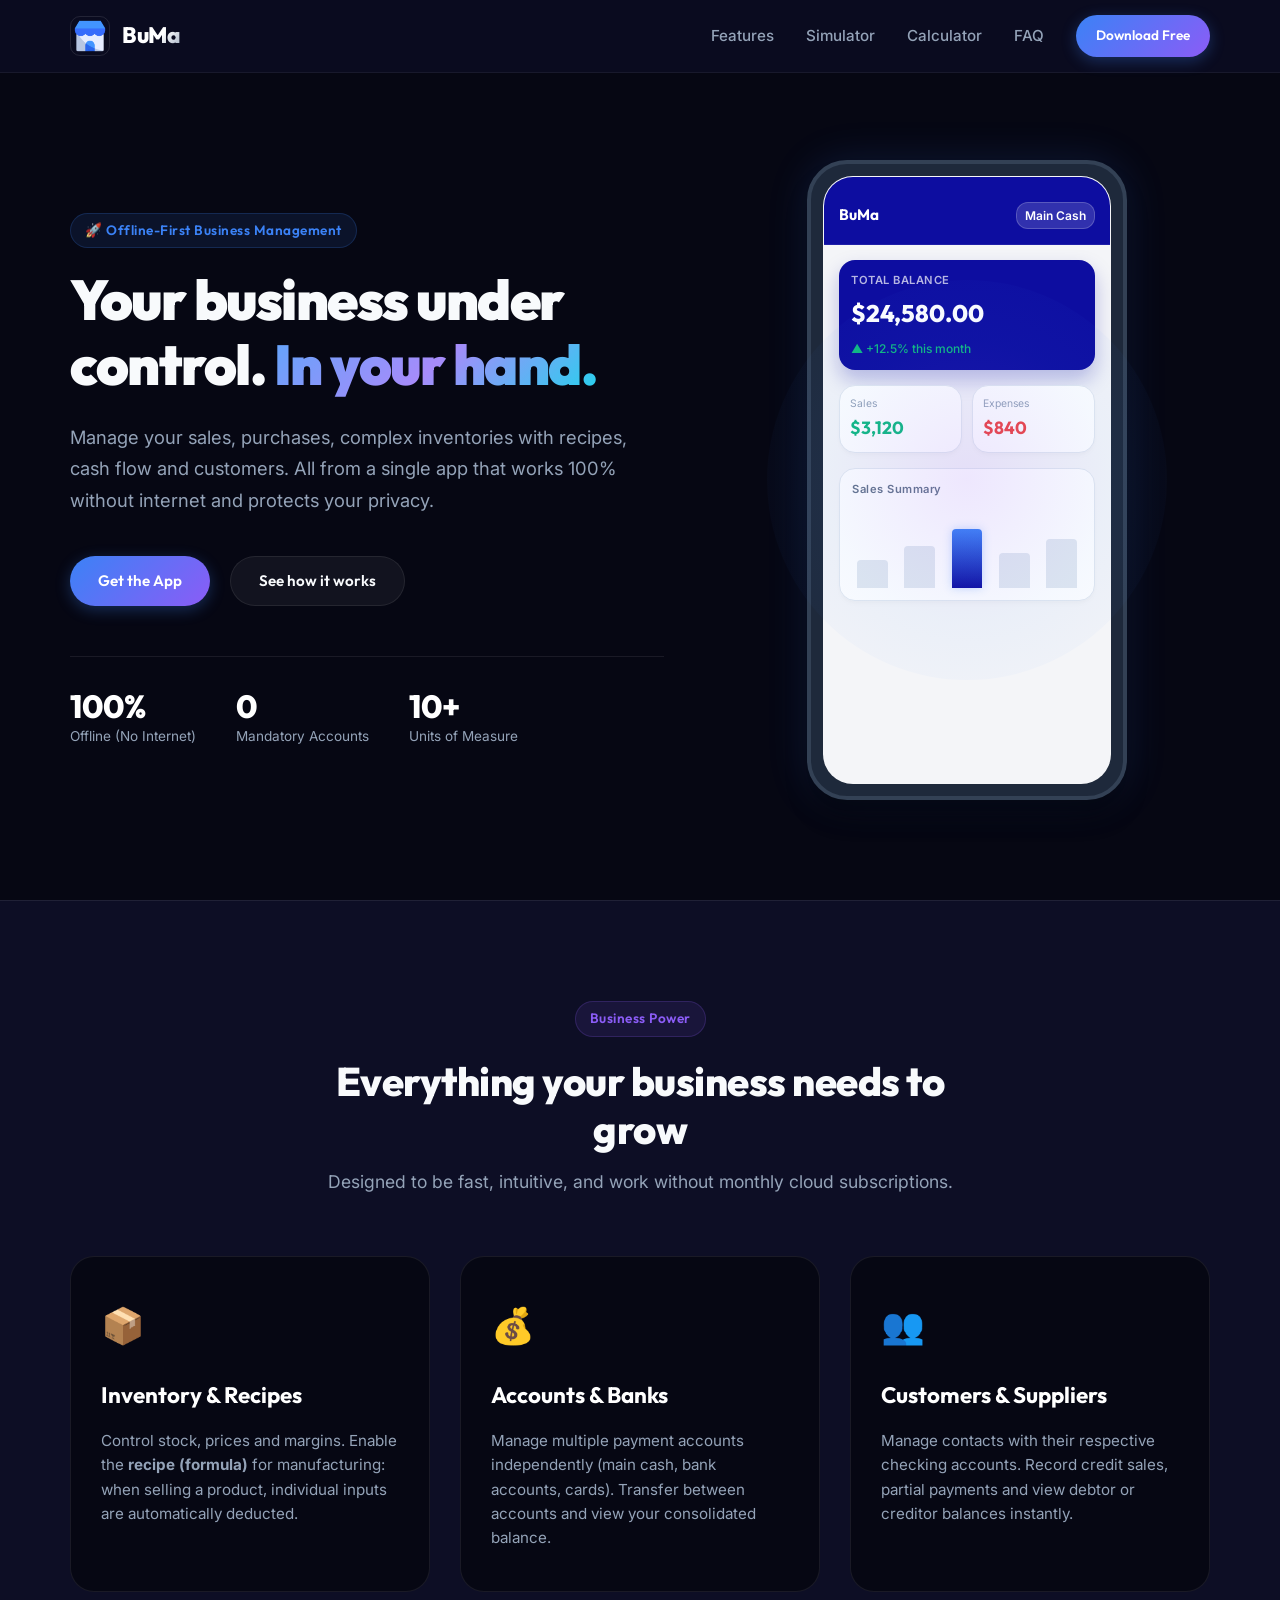
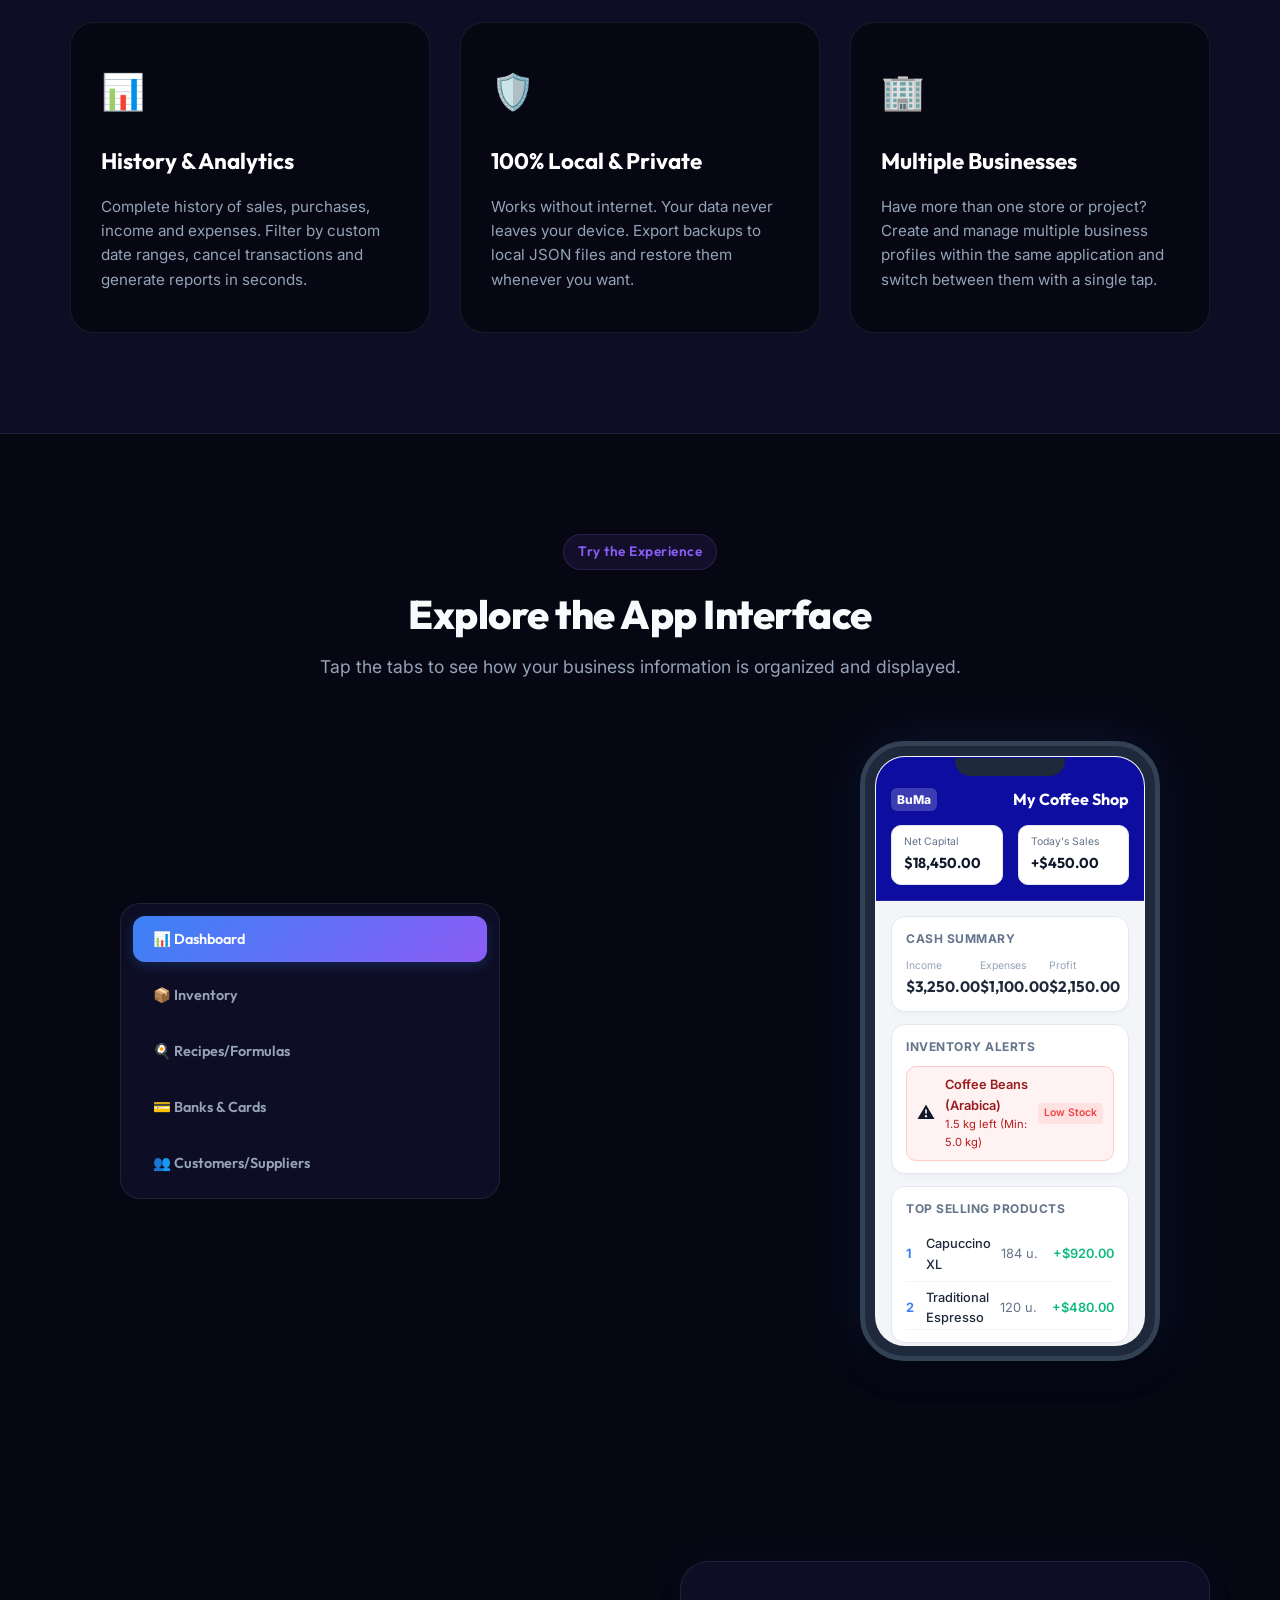
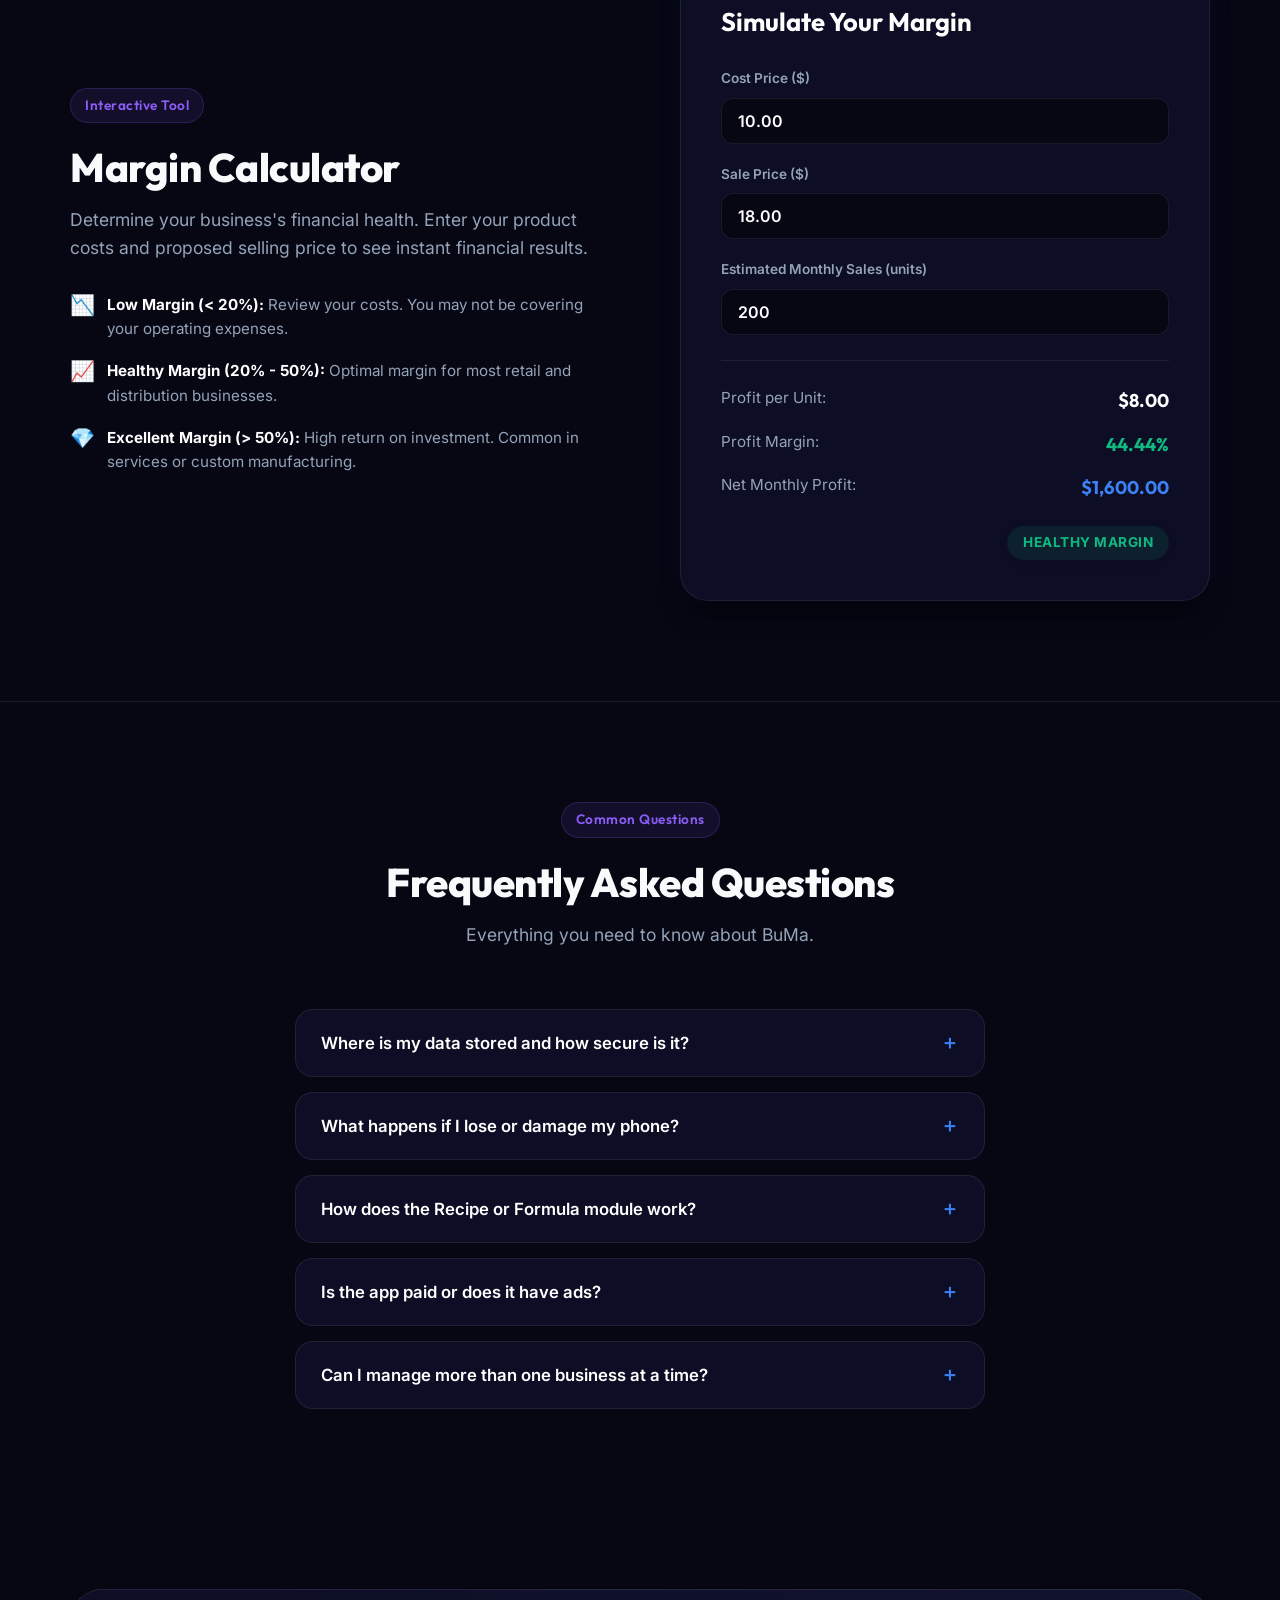
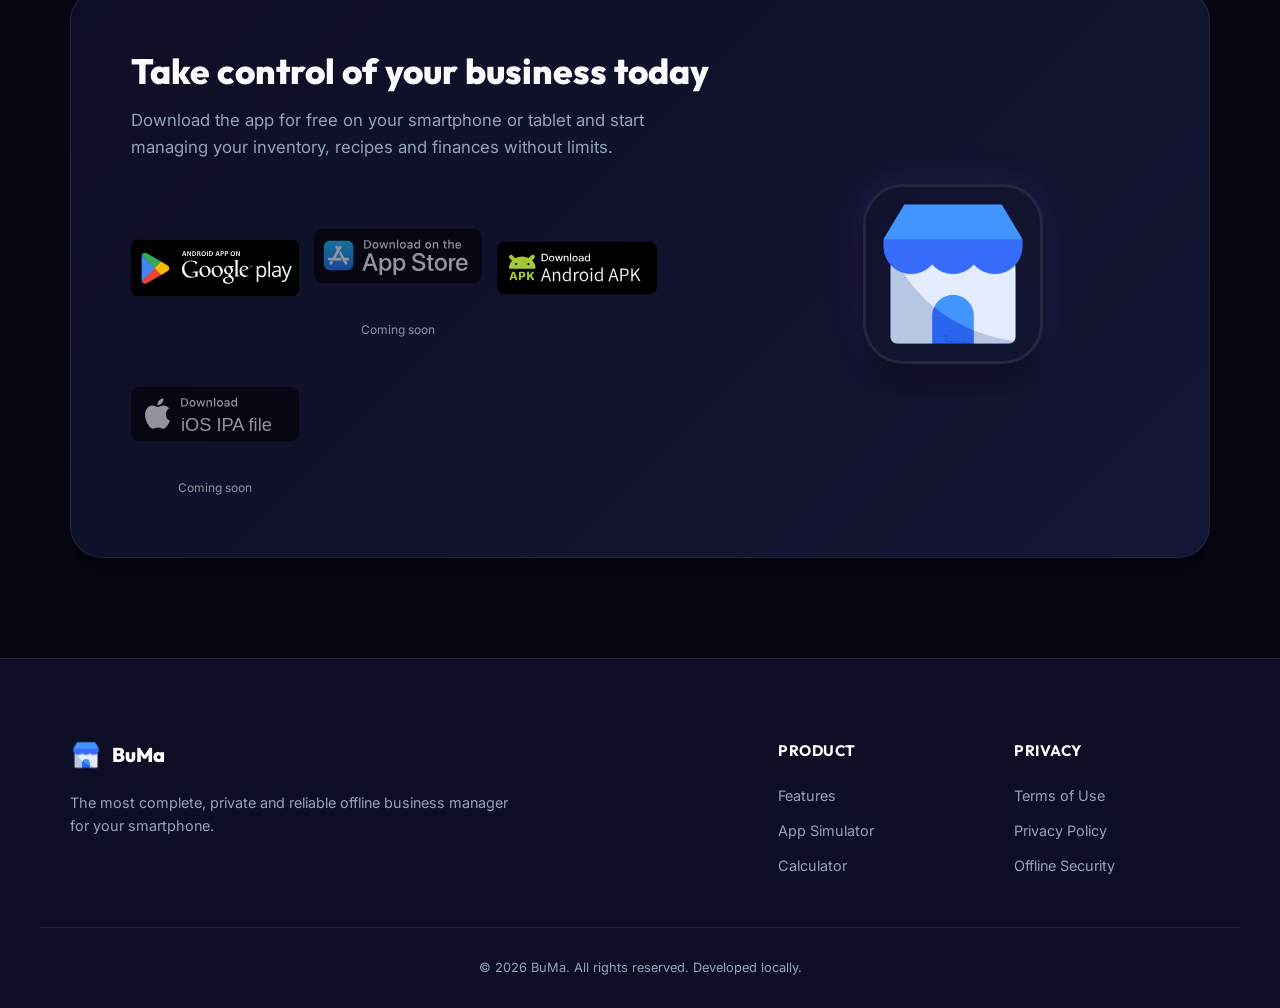
<file: index.html>
<!DOCTYPE html>
<html lang="en">
<head>
    <meta name="google-site-verification" content="_xyznFxDsV0Qp_Re9IBVyhYpFNO1Kkbfj5QQVG6mKz8" />
    <meta charset="UTF-8">
    <meta name="viewport" content="width=device-width, initial-scale=1.0">
    <title>BuMa - Inventory, Recipes & Finance Management Offline</title>
    <link rel="icon" type="image/x-icon" href="favicon.ico">
    <meta name="description" content="Manage your business intelligently and 100% offline. Control inventory with recipes, cash flow, bank accounts, customers and suppliers without internet with BuMa.">
    <meta name="keywords" content="business manager, inventory control, manufacturing recipes, SME finance, offline stock control, sales app, buma, buma app">

    <!-- Open Graph / Facebook -->
    <meta property="og:type" content="website">
    <meta property="og:title" content="BuMa - Inventory, Recipes & Finance Management Offline">
    <meta property="og:description" content="Manage your business intelligently and 100% offline. Control your inventory with manufacturing recipes, cash flow, banks and checking accounts all in one place with BuMa.">
    <meta property="og:image" content="assets/app_icon.png">

    <!-- Twitter -->
    <meta property="twitter:card" content="summary_large_image">
    <meta property="twitter:title" content="BuMa - Inventory, Recipes & Finance Management Offline">
    <meta property="twitter:description" content="Manage your business intelligently and 100% offline. Control your inventory with manufacturing recipes, cash flow, banks and checking accounts all in one place with BuMa.">
    <meta property="twitter:image" content="assets/app_icon.png">

    <!-- Google Fonts -->
    <link rel="preconnect" href="https://fonts.googleapis.com">
    <link rel="preconnect" href="https://fonts.gstatic.com" crossorigin>
    <link href="https://fonts.googleapis.com/css2?family=Inter:wght@300;400;500;600;700&family=Outfit:wght@400;500;600;700;800&display=swap" rel="stylesheet">

    <!-- CSS -->
    <link rel="stylesheet" href="styles.css">
</head>
<body>
    <!-- Navbar -->
    <header class="navbar" id="navbar">
        <div class="navbar-container">
            <a href="#" class="navbar-logo" id="nav-logo">
                <img src="assets/app_icon.png" alt="BuMa Logo" class="logo-img">
                <span class="logo-text">BuMa</span>
            </a>

            <button class="menu-toggle" id="menu-toggle" aria-label="Open navigation menu">
                <span class="bar"></span>
                <span class="bar"></span>
                <span class="bar"></span>
            </button>

            <nav class="nav-menu" id="nav-menu">
                <a href="#features" class="nav-link">Features</a>
                <a href="#simulator" class="nav-link">Simulator</a>
                <a href="#calculator" class="nav-link">Calculator</a>
                <a href="#faq" class="nav-link">FAQ</a>
                <a href="#download" class="btn btn-primary nav-cta">Download Free</a>
            </nav>
        </div>
    </header>

    <main>
        <!-- Hero Section -->
        <section class="hero" id="hero">
            <div class="hero-container">
                <div class="hero-content">
                    <span class="badge">🚀 Offline-First Business Management</span>
                    <h1 class="hero-title">Your business under control. <span class="gradient-text">In your hand.</span></h1>
                    <p class="hero-description">
                        Manage your sales, purchases, complex inventories with recipes, cash flow and customers. All from a single app that works 100% without internet and protects your privacy.
                    </p>
                    <div class="hero-ctas">
                        <a href="#download" class="btn btn-primary">Get the App</a>
                        <a href="#simulator" class="btn btn-secondary">See how it works</a>
                    </div>
                    <div class="hero-stats">
                        <div class="stat-item">
                            <span class="stat-number">100%</span>
                            <span class="stat-label">Offline (No Internet)</span>
                        </div>
                        <div class="stat-item">
                            <span class="stat-number">0</span>
                            <span class="stat-label">Mandatory Accounts</span>
                        </div>
                        <div class="stat-item">
                            <span class="stat-number">10+</span>
                            <span class="stat-label">Units of Measure</span>
                        </div>
                    </div>
                </div>

                <div class="hero-visual">
                    <div class="phone-mockup-wrapper">
                        <div class="phone-mockup">
                            <div class="phone-screen">
                                <div class="phone-header">
                                    <span class="phone-title">BuMa</span>
                                    <div class="phone-user-badge">Main Cash</div>
                                </div>
                                <div class="phone-content-preview">
                                    <div class="mock-card mock-balance-card">
                                        <span class="mock-card-label">TOTAL BALANCE</span>
                                        <span class="mock-card-value">$24,580.00</span>
                                        <div class="mock-trend positive">▲ +12.5% this month</div>
                                    </div>
                                    <div class="mock-grid-2">
                                        <div class="mock-card mini-card">
                                            <span class="mini-label">Sales</span>
                                            <span class="mini-val text-green">$3,120</span>
                                        </div>
                                        <div class="mock-card mini-card">
                                            <span class="mini-label">Expenses</span>
                                            <span class="mini-val text-red">$840</span>
                                        </div>
                                    </div>
                                    <div class="mock-card mock-chart-card">
                                        <span class="mock-card-label">Sales Summary</span>
                                        <div class="mock-chart-bars">
                                            <div class="bar-col" style="height: 40%"></div>
                                            <div class="bar-col" style="height: 60%"></div>
                                            <div class="bar-col active" style="height: 85%"></div>
                                            <div class="bar-col" style="height: 50%"></div>
                                            <div class="bar-col" style="height: 70%"></div>
                                        </div>
                                    </div>
                                </div>
                            </div>
                        </div>
                        <div class="glowing-orb"></div>
                    </div>
                </div>
            </div>
        </section>

        <!-- Features Grid Section -->
        <section class="features" id="features">
            <div class="section-header">
                <span class="badge-alt">Business Power</span>
                <h2 class="section-title">Everything your business needs to grow</h2>
                <p class="section-subtitle">Designed to be fast, intuitive, and work without monthly cloud subscriptions.</p>
            </div>

            <div class="features-grid">
                <!-- Card 1: Inventory & Recipes -->
                <div class="feature-card" id="feat-inventory">
                    <div class="feature-icon">📦</div>
                    <h3 class="feature-card-title">Inventory & Recipes</h3>
                    <p class="feature-card-text">
                        Control stock, prices and margins. Enable the <strong>recipe (formula)</strong> for manufacturing: when selling a product, individual inputs are automatically deducted.
                    </p>
                </div>

                <!-- Card 2: Accounts & Banks -->
                <div class="feature-card" id="feat-finance">
                    <div class="feature-icon">💰</div>
                    <h3 class="feature-card-title">Accounts & Banks</h3>
                    <p class="feature-card-text">
                        Manage multiple payment accounts independently (main cash, bank accounts, cards). Transfer between accounts and view your consolidated balance.
                    </p>
                </div>

                <!-- Card 3: Customers & Suppliers -->
                <div class="feature-card" id="feat-contacts">
                    <div class="feature-icon">👥</div>
                    <h3 class="feature-card-title">Customers & Suppliers</h3>
                    <p class="feature-card-text">
                        Manage contacts with their respective checking accounts. Record credit sales, partial payments and view debtor or creditor balances instantly.
                    </p>
                </div>

                <!-- Card 4: History & Reports -->
                <div class="feature-card" id="feat-history">
                    <div class="feature-icon">📊</div>
                    <h3 class="feature-card-title">History & Analytics</h3>
                    <p class="feature-card-text">
                        Complete history of sales, purchases, income and expenses. Filter by custom date ranges, cancel transactions and generate reports in seconds.
                    </p>
                </div>

                <!-- Card 5: Offline-First -->
                <div class="feature-card" id="feat-offline">
                    <div class="feature-icon">🛡️</div>
                    <h3 class="feature-card-title">100% Local & Private</h3>
                    <p class="feature-card-text">
                        Works without internet. Your data never leaves your device. Export backups to local JSON files and restore them whenever you want.
                    </p>
                </div>

                <!-- Card 6: Multi-Business -->
                <div class="feature-card" id="feat-multibusiness">
                    <div class="feature-icon">🏢</div>
                    <h3 class="feature-card-title">Multiple Businesses</h3>
                    <p class="feature-card-text">
                        Have more than one store or project? Create and manage multiple business profiles within the same application and switch between them with a single tap.
                    </p>
                </div>
            </div>
        </section>

        <!-- Interactive App Simulator Section -->
        <section class="simulator-section" id="simulator">
            <div class="section-header">
                <span class="badge-alt">Try the Experience</span>
                <h2 class="section-title">Explore the App Interface</h2>
                <p class="section-subtitle">Tap the tabs to see how your business information is organized and displayed.</p>
            </div>

            <div class="simulator-container">
                <!-- Tabs Selector -->
                <div class="simulator-tabs" role="tablist" aria-label="App screens">
                    <button class="tab-btn active" id="tab-dashboard" role="tab" aria-selected="true" aria-controls="panel-dashboard">
                        📊 Dashboard
                    </button>
                    <button class="tab-btn" id="tab-inventory" role="tab" aria-selected="false" aria-controls="panel-inventory">
                        📦 Inventory
                    </button>
                    <button class="tab-btn" id="tab-recipes" role="tab" aria-selected="false" aria-controls="panel-recipes">
                        🍳 Recipes/Formulas
                    </button>
                    <button class="tab-btn" id="tab-accounts" role="tab" aria-selected="false" aria-controls="panel-accounts">
                        💳 Banks & Cards
                    </button>
                    <button class="tab-btn" id="tab-contacts" role="tab" aria-selected="false" aria-controls="panel-contacts">
                        👥 Customers/Suppliers
                    </button>
                </div>

                <!-- Simulated Device Screen -->
                <div class="simulator-display">
                    <div class="device-notch"></div>
                    <div class="device-body">
                        <!-- Panel Dashboard -->
                        <div class="sim-panel active" id="panel-dashboard" role="tabpanel" aria-labelledby="tab-dashboard">
                            <div class="app-screen-header">
                                <div class="header-top">
                                    <span class="app-logo-mini">BuMa</span>
                                    <span class="app-title-main">My Coffee Shop</span>
                                </div>
                                <div class="quick-stats-row">
                                    <div class="quick-stat">
                                        <span class="q-label">Net Capital</span>
                                        <span class="q-val">$18,450.00</span>
                                    </div>
                                    <div class="quick-stat">
                                        <span class="q-label">Today's Sales</span>
                                        <span class="q-val text-green">+$450.00</span>
                                    </div>
                                </div>
                            </div>
                            <div class="app-screen-body">
                                <div class="app-card">
                                    <h4 class="app-card-title">Cash Summary</h4>
                                    <div class="financial-summary-row">
                                        <div class="fin-item">
                                            <span class="fin-lbl">Income</span>
                                            <span class="fin-val text-green">$3,250.00</span>
                                        </div>
                                        <div class="fin-item">
                                            <span class="fin-lbl">Expenses</span>
                                            <span class="fin-val text-red">$1,100.00</span>
                                        </div>
                                        <div class="fin-item">
                                            <span class="fin-lbl">Profit</span>
                                            <span class="fin-val text-blue">$2,150.00</span>
                                        </div>
                                    </div>
                                </div>
                                <div class="app-card">
                                    <h4 class="app-card-title">Inventory Alerts</h4>
                                    <div class="alert-list-item warning">
                                        <span class="alert-indicator">⚠️</span>
                                        <div class="alert-details">
                                            <span class="alert-name">Coffee Beans (Arabica)</span>
                                            <span class="alert-desc">1.5 kg left (Min: 5.0 kg)</span>
                                        </div>
                                        <span class="badge-red">Low Stock</span>
                                    </div>
                                </div>
                                <div class="app-card">
                                    <h4 class="app-card-title">Top Selling Products</h4>
                                    <div class="top-product-row">
                                        <span class="prod-position">1</span>
                                        <span class="prod-name">Capuccino XL</span>
                                        <span class="prod-sales">184 u.</span>
                                        <span class="prod-profit text-green">+$920.00</span>
                                    </div>
                                    <div class="top-product-row">
                                        <span class="prod-position">2</span>
                                        <span class="prod-name">Traditional Espresso</span>
                                        <span class="prod-sales">120 u.</span>
                                        <span class="prod-profit text-green">+$480.00</span>
                                    </div>
                                </div>
                            </div>
                        </div>

                        <!-- Panel Inventory -->
                        <div class="sim-panel" id="panel-inventory" role="tabpanel" aria-labelledby="tab-inventory">
                            <div class="app-screen-header">
                                <div class="header-top">
                                    <span class="app-title-main">Product Inventory</span>
                                    <span class="btn-app-action">+ New</span>
                                </div>
                                <div class="search-bar-mock">
                                    <span>🔍 Search products, categories...</span>
                                </div>
                            </div>
                            <div class="app-screen-body">
                                <div class="inventory-item-card">
                                    <div class="item-main-info">
                                        <span class="item-name">Italian Capuccino</span>
                                        <span class="item-sku">SKU: CAP-003</span>
                                    </div>
                                    <div class="item-pricing-row">
                                        <div>
                                            <span class="lbl-small">Cost</span>
                                            <span class="val-bold">$1.20</span>
                                        </div>
                                        <div>
                                            <span class="lbl-small">Sell</span>
                                            <span class="val-bold text-green">$3.50</span>
                                        </div>
                                        <div>
                                            <span class="lbl-small">Stock</span>
                                            <span class="val-bold">45 u.</span>
                                        </div>
                                        <span class="margin-badge margin-healthy">Margin: 65%</span>
                                    </div>
                                </div>

                                <div class="inventory-item-card">
                                    <div class="item-main-info">
                                        <span class="item-name">Chocolate Cake</span>
                                        <span class="item-sku">SKU: PST-012</span>
                                    </div>
                                    <div class="item-pricing-row">
                                        <div>
                                            <span class="lbl-small">Cost</span>
                                            <span class="val-bold">$2.50</span>
                                        </div>
                                        <div>
                                            <span class="lbl-small">Sell</span>
                                            <span class="val-bold text-green">$5.00</span>
                                        </div>
                                        <div>
                                            <span class="lbl-small">Stock</span>
                                            <span class="val-bold">12 u.</span>
                                        </div>
                                        <span class="margin-badge margin-healthy">Margin: 50%</span>
                                    </div>
                                </div>

                                <div class="inventory-item-card">
                                    <div class="item-main-info">
                                        <span class="item-name">Americano Coffee</span>
                                        <span class="item-sku">SKU: AM-001</span>
                                    </div>
                                    <div class="item-pricing-row">
                                        <div>
                                            <span class="lbl-small">Cost</span>
                                            <span class="val-bold">$0.60</span>
                                        </div>
                                        <div>
                                            <span class="lbl-small">Sell</span>
                                            <span class="val-bold text-green">$2.00</span>
                                        </div>
                                        <div>
                                            <span class="lbl-small">Stock</span>
                                            <span class="val-bold">90 u.</span>
                                        </div>
                                        <span class="margin-badge margin-healthy">Margin: 70%</span>
                                    </div>
                                </div>
                            </div>
                        </div>

                        <!-- Panel Recipes -->
                        <div class="sim-panel" id="panel-recipes" role="tabpanel" aria-labelledby="tab-recipes">
                            <div class="app-screen-header">
                                <div class="header-top">
                                    <span class="app-title-main">Recipe: Capuccino</span>
                                    <span class="btn-app-action">Edit</span>
                                </div>
                                <p class="header-subtitle-mock">Manufacturing recipe components (automatic deduction)</p>
                            </div>
                            <div class="app-screen-body">
                                <div class="recipe-cost-summary">
                                    <span class="cost-summary-lbl">CALCULATED COST</span>
                                    <span class="cost-summary-val">$1.20 / unit</span>
                                </div>

                                <h5 class="section-divider-mock">INGREDIENTS / COMPONENTS</h5>

                                <div class="component-list-item">
                                    <div class="component-info">
                                        <span class="comp-name">Coffee Beans (Arabica)</span>
                                        <span class="comp-qty">0.015 kg</span>
                                    </div>
                                    <span class="comp-cost">$0.30</span>
                                </div>

                                <div class="component-list-item">
                                    <div class="component-info">
                                        <span class="comp-name">Whole Milk</span>
                                        <span class="comp-qty">0.150 Liter</span>
                                    </div>
                                    <span class="comp-cost">$0.25</span>
                                </div>

                                <div class="component-list-item">
                                    <div class="component-info">
                                        <span class="comp-name">Disposable Cup + Lid</span>
                                        <span class="comp-qty">1.0 Unit</span>
                                    </div>
                                    <span class="comp-cost">$0.45</span>
                                </div>

                                <div class="component-list-item">
                                    <div class="component-info">
                                        <span class="comp-name">Sugar Packets</span>
                                        <span class="comp-qty">2.0 Units</span>
                                    </div>
                                    <span class="comp-cost">$0.20</span>
                                </div>

                                <p class="recipe-tip-mock">💡 When selling 1 Capuccino, coffee stock is reduced by 15g and milk by 150ml automatically in the inventory.</p>
                            </div>
                        </div>

                        <!-- Panel Accounts -->
                        <div class="sim-panel" id="panel-accounts" role="tabpanel" aria-labelledby="tab-accounts">
                            <div class="app-screen-header">
                                <div class="header-top">
                                    <span class="app-title-main">Banks & Cash</span>
                                    <span class="btn-app-action">+ Add</span>
                                </div>
                            </div>
                            <div class="app-screen-body">
                                <div class="account-card">
                                    <div class="account-card-header">
                                        <span class="acc-name">💸 Main Petty Cash</span>
                                        <span class="acc-tag">Cash</span>
                                    </div>
                                    <span class="acc-balance">$4,850.00</span>
                                    <p class="acc-details">Business base currency. Physical money.</p>
                                </div>

                                <div class="account-card bg-glass-blue">
                                    <div class="account-card-header">
                                        <span class="acc-name">🏦 BCP Checking Account</span>
                                        <span class="acc-tag">Bank</span>
                                    </div>
                                    <span class="acc-balance">$10,400.00</span>
                                    <p class="acc-details">No.: ************4567 • Available</p>
                                </div>

                                <div class="account-card bg-glass-purple">
                                    <div class="account-card-header">
                                        <span class="acc-name">💳 BBVA Credit Card</span>
                                        <span class="acc-tag">Card</span>
                                    </div>
                                    <span class="acc-balance text-red">-$1,200.00</span>
                                    <p class="acc-details">Used credit. Next payment: July 5th.</p>
                                </div>
                            </div>
                        </div>

                        <!-- Panel Contacts -->
                        <div class="sim-panel" id="panel-contacts" role="tabpanel" aria-labelledby="tab-contacts">
                            <div class="app-screen-header">
                                <div class="header-top">
                                    <span class="app-title-main">Customers & Suppliers</span>
                                    <span class="btn-app-action">+ New</span>
                                </div>
                                <div class="search-bar-mock">
                                    <span>🔍 Search contact...</span>
                                </div>
                            </div>
                            <div class="app-screen-body">
                                <div class="contact-list-card">
                                    <div class="contact-header">
                                        <span class="c-avatar">JP</span>
                                        <div class="c-info">
                                            <span class="c-name">Juan Perez (Distributor)</span>
                                            <span class="c-type">Supplier</span>
                                        </div>
                                    </div>
                                    <div class="contact-balance-row">
                                        <span class="c-balance-lbl">We owe (Payable):</span>
                                        <span class="c-balance-val text-red">$650.00</span>
                                    </div>
                                </div>

                                <div class="contact-list-card">
                                    <div class="contact-header">
                                        <span class="c-avatar">MG</span>
                                        <div class="c-info">
                                            <span class="c-name">Maria Gomez</span>
                                            <span class="c-type">Customer</span>
                                        </div>
                                    </div>
                                    <div class="contact-balance-row">
                                        <span class="c-balance-lbl">They owe (Receivable):</span>
                                        <span class="c-balance-val text-green">$120.00</span>
                                    </div>
                                </div>

                                <div class="contact-list-card">
                                    <div class="contact-header">
                                        <span class="c-avatar">CO</span>
                                        <div class="c-info">
                                            <span class="c-name">Organic Coffee Inc.</span>
                                            <span class="c-type">Supplier</span>
                                        </div>
                                    </div>
                                    <div class="contact-balance-row">
                                        <span class="c-balance-lbl">Balance up to date:</span>
                                        <span class="c-balance-val text-muted">$0.00</span>
                                    </div>
                                </div>
                            </div>
                        </div>
                    </div>
                </div>
            </div>
        </section>

        <!-- Interactive Profit & Margin Calculator Section -->
        <section class="calculator-section" id="calculator">
            <div class="calculator-wrapper">
                <div class="calculator-info">
                    <span class="badge-alt">Interactive Tool</span>
                    <h2 class="section-title">Margin Calculator</h2>
                    <p class="section-description">
                        Determine your business's financial health. Enter your product costs and proposed selling price to see instant financial results.
                    </p>
                    <div class="calc-guide">
                        <div class="guide-item">
                            <span class="guide-bullet">📉</span>
                            <p><strong>Low Margin (&lt; 20%):</strong> Review your costs. You may not be covering your operating expenses.</p>
                        </div>
                        <div class="guide-item">
                            <span class="guide-bullet">📈</span>
                            <p><strong>Healthy Margin (20% - 50%):</strong> Optimal margin for most retail and distribution businesses.</p>
                        </div>
                        <div class="guide-item">
                            <span class="guide-bullet">💎</span>
                            <p><strong>Excellent Margin (&gt; 50%):</strong> High return on investment. Common in services or custom manufacturing.</p>
                        </div>
                    </div>
                </div>

                <div class="calculator-card" id="interactive-calculator">
                    <h3 class="calc-title">Simulate Your Margin</h3>

                    <div class="form-group">
                        <label for="cost-price">Cost Price ($)</label>
                        <input type="number" id="cost-price" value="10.00" min="0" step="0.50" aria-label="Cost Price">
                    </div>

                    <div class="form-group">
                        <label for="sale-price">Sale Price ($)</label>
                        <input type="number" id="sale-price" value="18.00" min="0" step="0.50" aria-label="Sale Price">
                    </div>

                    <div class="form-group">
                        <label for="volume-sales">Estimated Monthly Sales (units)</label>
                        <input type="number" id="volume-sales" value="200" min="1" aria-label="Estimated Monthly Sales">
                    </div>

                    <div class="calc-divider"></div>

                    <div class="calc-results">
                        <div class="result-row">
                            <span class="result-label">Profit per Unit:</span>
                            <span class="result-value" id="unit-profit">$8.00</span>
                        </div>
                        <div class="result-row">
                            <span class="result-label">Profit Margin:</span>
                            <span class="result-value text-green" id="profit-margin">44.44%</span>
                        </div>
                        <div class="result-row">
                            <span class="result-label">Net Monthly Profit:</span>
                            <span class="result-value text-blue" id="monthly-profit">$1,600.00</span>
                        </div>
                        <div class="result-status-wrapper">
                            <span class="status-badge margin-healthy" id="margin-status">Healthy</span>
                        </div>
                    </div>
                </div>
            </div>
        </section>

        <!-- FAQ Section -->
        <section class="faq-section" id="faq">
            <div class="section-header">
                <span class="badge-alt">Common Questions</span>
                <h2 class="section-title">Frequently Asked Questions</h2>
                <p class="section-subtitle">Everything you need to know about BuMa.</p>
            </div>

            <div class="faq-container">
                <div class="faq-item" id="faq-1">
                    <button class="faq-trigger" aria-expanded="false" aria-controls="faq-answer-1">
                        <span>Where is my data stored and how secure is it?</span>
                        <span class="faq-icon">＋</span>
                    </button>
                    <div class="faq-answer" id="faq-answer-1" hidden>
                        <p>Your data is stored locally and encrypted in your device's internal database. As a 100% offline-first app, we do not sync data to the cloud. This means no one else has access to your financial or inventory information.</p>
                    </div>
                </div>

                <div class="faq-item" id="faq-2">
                    <button class="faq-trigger" aria-expanded="false" aria-controls="faq-answer-2">
                        <span>What happens if I lose or damage my phone?</span>
                        <span class="faq-icon">＋</span>
                    </button>
                    <div class="faq-answer" id="faq-answer-2" hidden>
                        <p>The app includes a <strong>Data Backup</strong> module. We recommend periodically exporting your database as a secure JSON file (you can email it to yourself, save it to Google Drive, or store it on your computer). If you switch devices, just install the app again and import that JSON file to restore all your information.</p>
                    </div>
                </div>

                <div class="faq-item" id="faq-3">
                    <button class="faq-trigger" aria-expanded="false" aria-controls="faq-answer-3">
                        <span>How does the Recipe or Formula module work?</span>
                        <span class="faq-icon">＋</span>
                    </button>
                    <div class="faq-answer" id="faq-answer-3" hidden>
                        <p>This feature is ideal if you manufacture your own products (like cakes, brewed coffee, or crafts). You can create a finished product and associate a "Recipe" detailing its constituent inputs (e.g., grams of flour, packaging, etc.). When selling the finished product, the app will automatically deduct the exact proportions of the linked inputs from your inventory.</p>
                    </div>
                </div>

                <div class="faq-item" id="faq-4">
                    <button class="faq-trigger" aria-expanded="false" aria-controls="faq-answer-4">
                        <span>Is the app paid or does it have ads?</span>
                        <span class="faq-icon">＋</span>
                    </button>
                    <div class="faq-answer" id="faq-answer-4" hidden>
                        <p>The basic local management app is free but contains banner ads that help us maintain development. We believe in empowering micro-entrepreneurs with high quality tools without imposing costly monthly subscriptions.</p>
                    </div>
                </div>

                <div class="faq-item" id="faq-5">
                    <button class="faq-trigger" aria-expanded="false" aria-controls="faq-answer-5">
                        <span>Can I manage more than one business at a time?</span>
                        <span class="faq-icon">＋</span>
                    </button>
                    <div class="faq-answer" id="faq-answer-5" hidden>
                        <p>Yes! The app includes multi-business support. In the settings menu you can add new businesses (each with their own currency, country and taxes) and switch between them instantly without mixing transactions or inventories.</p>
                    </div>
                </div>
            </div>
        </section>

        <!-- Call to Action Section -->
        <section class="cta-banner-section" id="download">
            <div class="cta-banner">
                <div class="cta-banner-content">
                    <h2 class="cta-title">Take control of your business today</h2>
                    <p class="cta-desc">Download the app for free on your smartphone or tablet and start managing your inventory, recipes and finances without limits.</p>
                    <div class="download-badge-row">
                        <!-- Play Store Button -->
                        <a href="https://play.google.com/store/apps/details?id=com.santech.buma" target="_blank"
                            rel="noopener" class="download-badge" id="btn-play-store">
                            <img src="assets/google.svg" alt="Get it on Google Play" class="badge-svg-icon">
                        </a>
                        <!-- App Store Button -->
                        <span class="download-badge is-disabled" role="link" aria-disabled="true" title="Coming soon to the App Store">
                            <img src="assets/apple.svg" alt="Download on the App Store (coming soon)" class="badge-svg-icon">
                            <span class="badge-note">Coming soon</span>
                        </span>
                        <!-- APK Direct Button -->
                        <!-- apk-download-badge:start -->
<a href="https://github.com/santech-inc/repo/releases/download/fdroid-repo/com.santech.buma_11.apk" class="download-badge" title="Download the APK directly"><img src="assets/apk.svg" alt="Download the APK" class="badge-svg-icon"></a>
<!-- apk-download-badge:end -->
                        <!-- IPA Direct Button (AltStore) -->
                        <!-- ipa-download-badge:start -->
                        <span class="download-badge is-disabled" role="link" aria-disabled="true" title="Direct IPA download coming soon">
                            <img src="assets/ipa.svg" alt="Download the IPA (coming soon)" class="badge-svg-icon">
                            <span class="badge-note">Coming soon</span>
                        </span>
                        <!-- ipa-download-badge:end -->
                    </div>
                </div>
                <div class="cta-banner-decor">
                    <img src="assets/app_icon.png" alt="BuMa App Icon" class="decor-icon-floating">
                </div>
            </div>
        </section>
    </main>

    <!-- Footer -->
    <footer class="footer">
        <div class="footer-container">
            <div class="footer-brand">
                <div class="footer-logo">
                    <img src="assets/app_icon.png" alt="BuMa Logo" class="logo-img-small">
                    <span>BuMa</span>
                </div>
                <p class="footer-tagline">The most complete, private and reliable offline business manager for your smartphone.</p>
            </div>

            <div class="footer-links-group">
                <div class="footer-col">
                    <span class="footer-col-title">Product</span>
                    <a href="#features">Features</a>
                    <a href="#simulator">App Simulator</a>
                    <a href="#calculator">Calculator</a>
                </div>
                <div class="footer-col">
                    <span class="footer-col-title">Privacy</span>
                    <a href="terms.html">Terms of Use</a>
                    <a href="privacy.html">Privacy Policy</a>
                    <a href="index.html#faq">Offline Security</a>
                </div>
            </div>
        </div>
        <div class="footer-bottom">
            <p>&copy; 2026 BuMa. All rights reserved. Developed locally.</p>
        </div>
    </footer>

    <!-- Scripts -->
    <script src="app.js"></script>
</body>
</html>
</file>
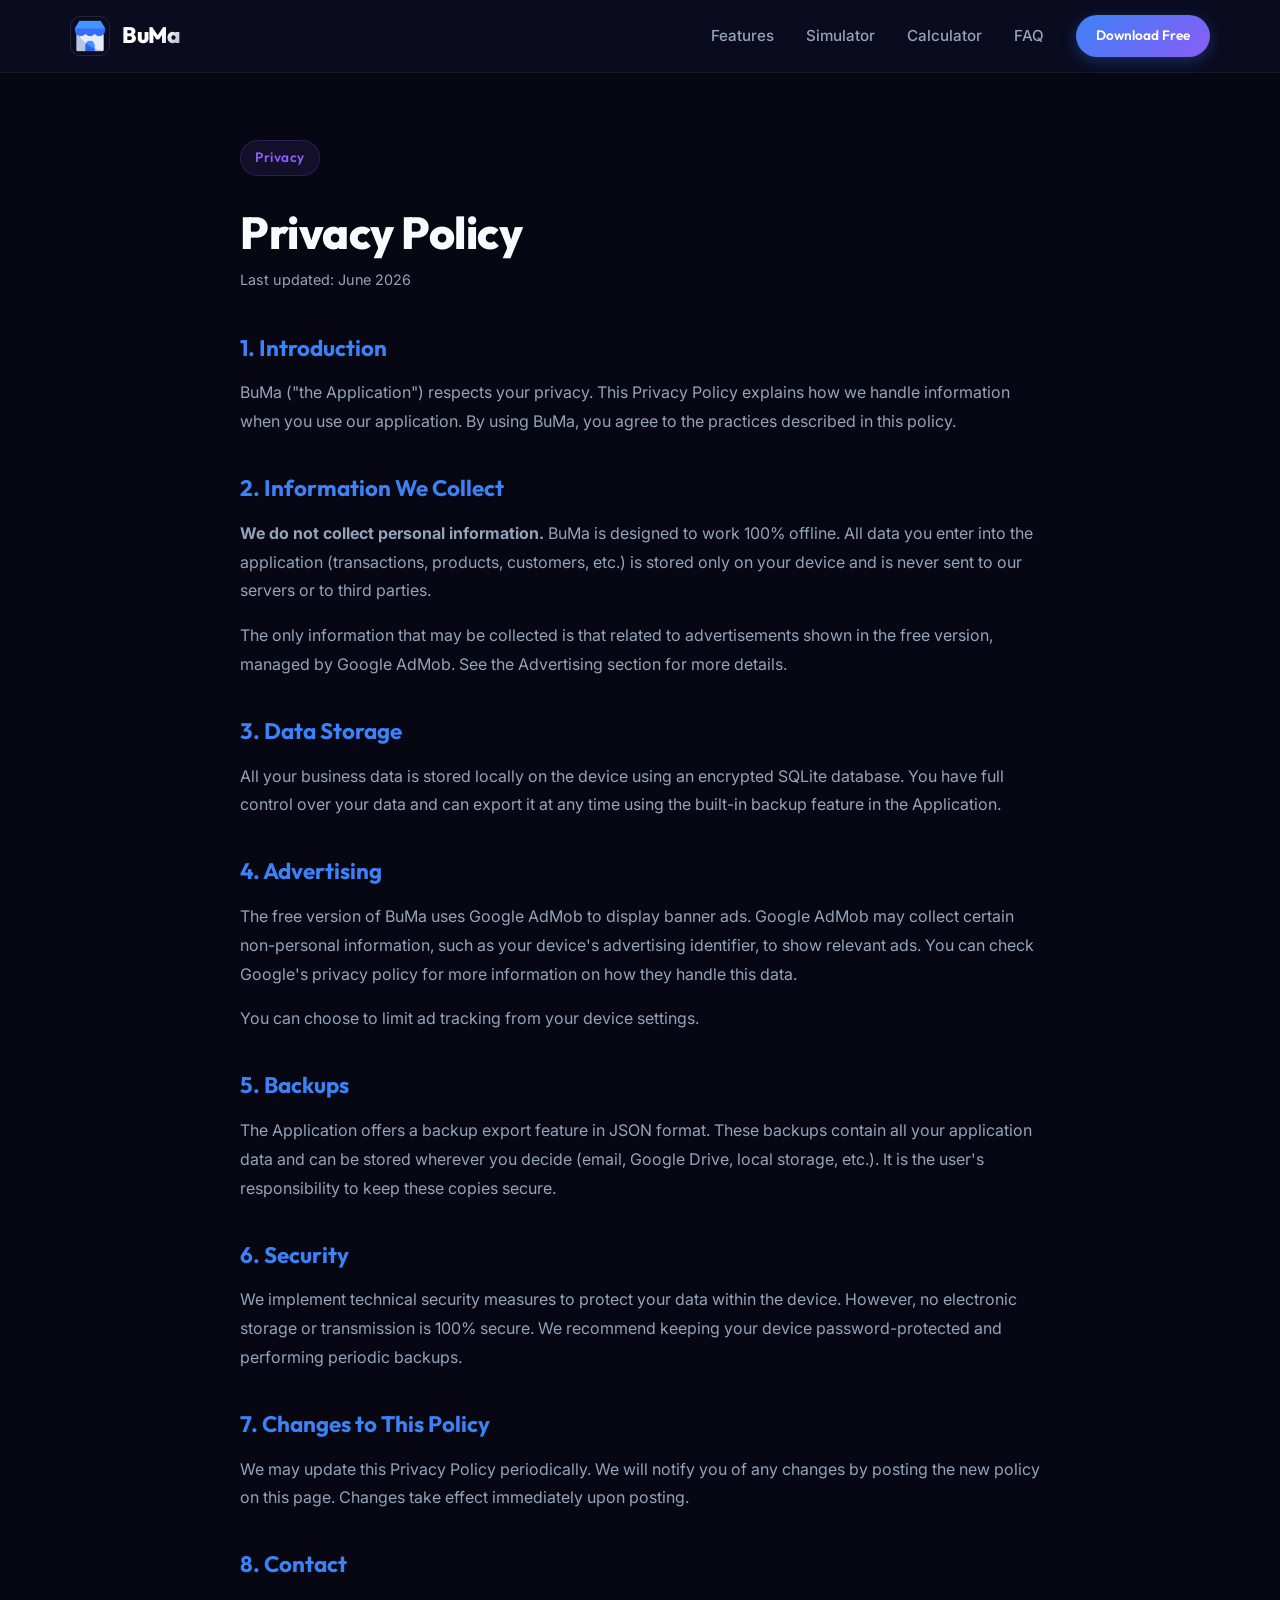
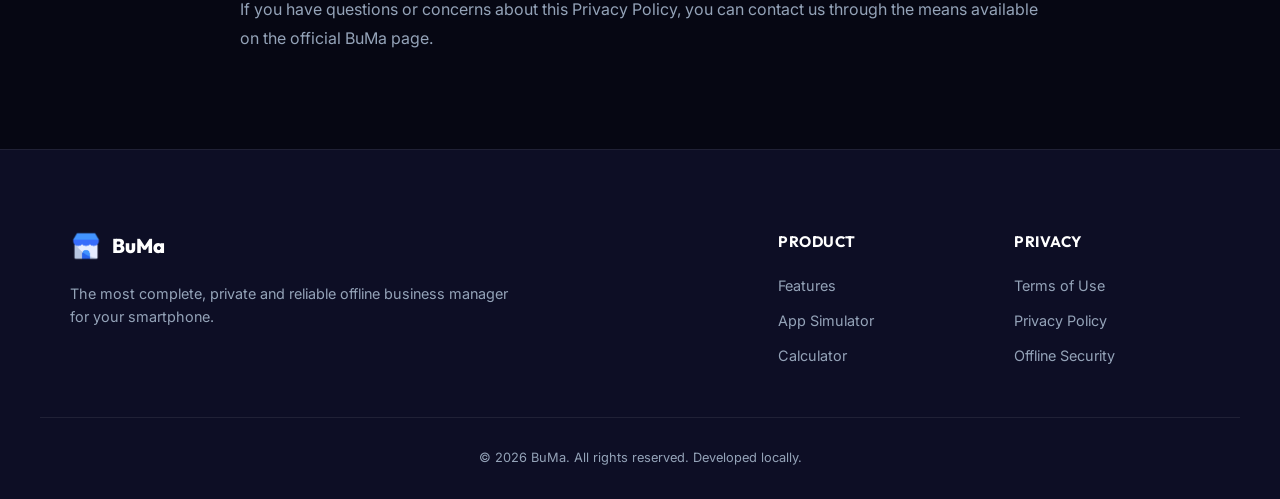
<file: privacy.html>
<!DOCTYPE html>
<html lang="en">
<head>
    <meta charset="UTF-8">
    <meta name="viewport" content="width=device-width, initial-scale=1.0">
    <title>Privacy Policy - BuMa</title>
    <link rel="icon" type="image/x-icon" href="favicon.ico">
    <meta name="description" content="Privacy policy for the BuMa application.">

    <link rel="preconnect" href="https://fonts.googleapis.com">
    <link rel="preconnect" href="https://fonts.gstatic.com" crossorigin>
    <link href="https://fonts.googleapis.com/css2?family=Inter:wght@300;400;500;600;700&family=Outfit:wght@400;500;600;700;800&display=swap" rel="stylesheet">
    <link rel="stylesheet" href="styles.css">
</head>
<body>
    <header class="navbar" id="navbar">
        <div class="navbar-container">
            <a href="index.html" class="navbar-logo" id="nav-logo">
                <img src="assets/app_icon.png" alt="BuMa Logo" class="logo-img">
                <span class="logo-text">BuMa</span>
            </a>
            <nav class="nav-menu" id="nav-menu">
                <a href="index.html#features" class="nav-link">Features</a>
                <a href="index.html#simulator" class="nav-link">Simulator</a>
                <a href="index.html#calculator" class="nav-link">Calculator</a>
                <a href="index.html#faq" class="nav-link">FAQ</a>
                <a href="index.html#download" class="btn btn-primary nav-cta">Download Free</a>
            </nav>
        </div>
    </header>

    <main>
        <section class="legal-section">
            <div class="legal-container">
                <span class="badge-alt">Privacy</span>
                <h1 class="legal-title">Privacy Policy</h1>
                <p class="legal-date">Last updated: June 2026</p>

                <div class="legal-content">
                    <h2>1. Introduction</h2>
                    <p>BuMa ("the Application") respects your privacy. This Privacy Policy explains how we handle information when you use our application. By using BuMa, you agree to the practices described in this policy.</p>

                    <h2>2. Information We Collect</h2>
                    <p><strong>We do not collect personal information.</strong> BuMa is designed to work 100% offline. All data you enter into the application (transactions, products, customers, etc.) is stored only on your device and is never sent to our servers or to third parties.</p>
                    <p>The only information that may be collected is that related to advertisements shown in the free version, managed by Google AdMob. See the Advertising section for more details.</p>

                    <h2>3. Data Storage</h2>
                    <p>All your business data is stored locally on the device using an encrypted SQLite database. You have full control over your data and can export it at any time using the built-in backup feature in the Application.</p>

                    <h2>4. Advertising</h2>
                    <p>The free version of BuMa uses Google AdMob to display banner ads. Google AdMob may collect certain non-personal information, such as your device's advertising identifier, to show relevant ads. You can check Google's privacy policy for more information on how they handle this data.</p>
                    <p>You can choose to limit ad tracking from your device settings.</p>

                    <h2>5. Backups</h2>
                    <p>The Application offers a backup export feature in JSON format. These backups contain all your application data and can be stored wherever you decide (email, Google Drive, local storage, etc.). It is the user's responsibility to keep these copies secure.</p>

                    <h2>6. Security</h2>
                    <p>We implement technical security measures to protect your data within the device. However, no electronic storage or transmission is 100% secure. We recommend keeping your device password-protected and performing periodic backups.</p>

                    <h2>7. Changes to This Policy</h2>
                    <p>We may update this Privacy Policy periodically. We will notify you of any changes by posting the new policy on this page. Changes take effect immediately upon posting.</p>

                    <h2>8. Contact</h2>
                    <p>If you have questions or concerns about this Privacy Policy, you can contact us through the means available on the official BuMa page.</p>
                </div>
            </div>
        </section>
    </main>

    <footer class="footer" style="margin-top: 0;">
        <div class="footer-container">
            <div class="footer-brand">
                <div class="footer-logo">
                    <img src="assets/app_icon.png" alt="BuMa Logo" class="logo-img-small">
                    <span>BuMa</span>
                </div>
                <p class="footer-tagline">The most complete, private and reliable offline business manager for your smartphone.</p>
            </div>
            <div class="footer-links-group">
                <div class="footer-col">
                    <span class="footer-col-title">Product</span>
                    <a href="index.html#features">Features</a>
                    <a href="index.html#simulator">App Simulator</a>
                    <a href="index.html#calculator">Calculator</a>
                </div>
                <div class="footer-col">
                    <span class="footer-col-title">Privacy</span>
                    <a href="terms.html">Terms of Use</a>
                    <a href="privacy.html">Privacy Policy</a>
                    <a href="index.html#faq">Offline Security</a>
                </div>
            </div>
        </div>
        <div class="footer-bottom">
            <p>&copy; 2026 BuMa. All rights reserved. Developed locally.</p>
        </div>
    </footer>
</body>
</html>
</file>
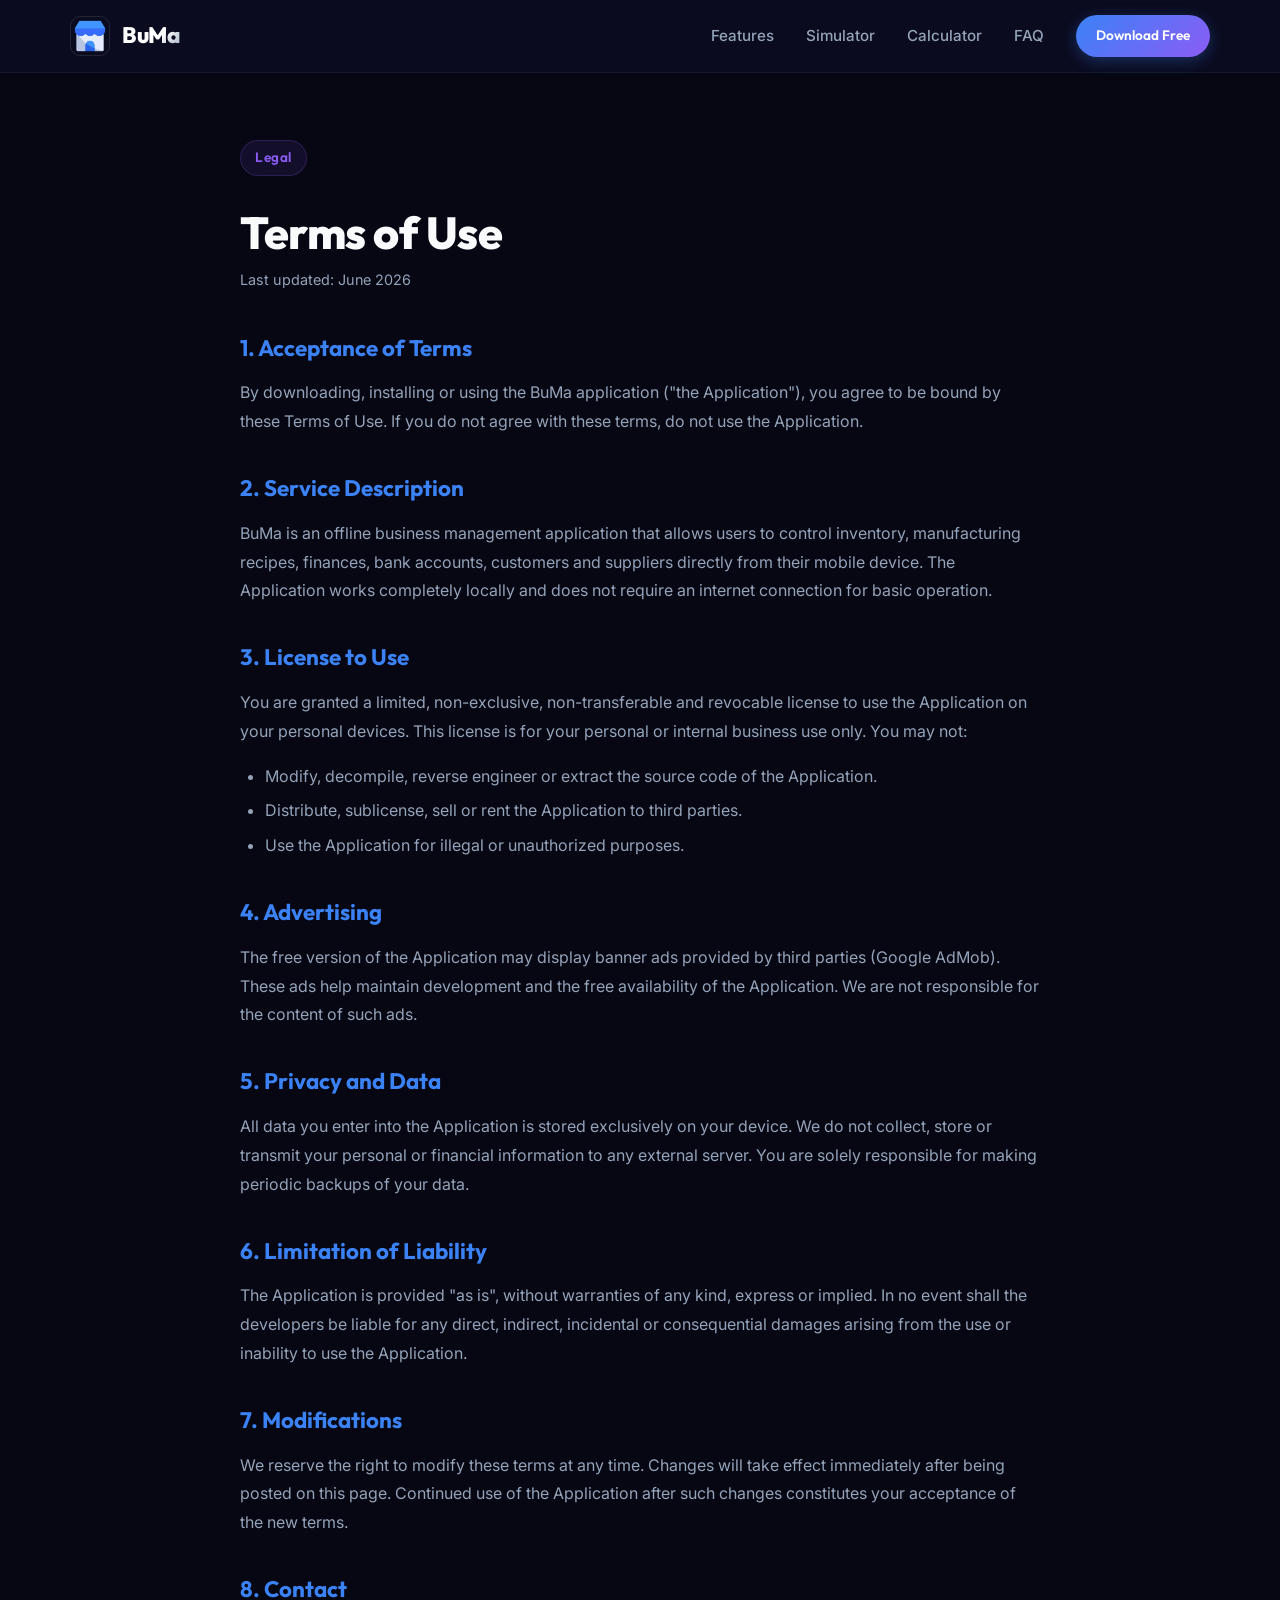
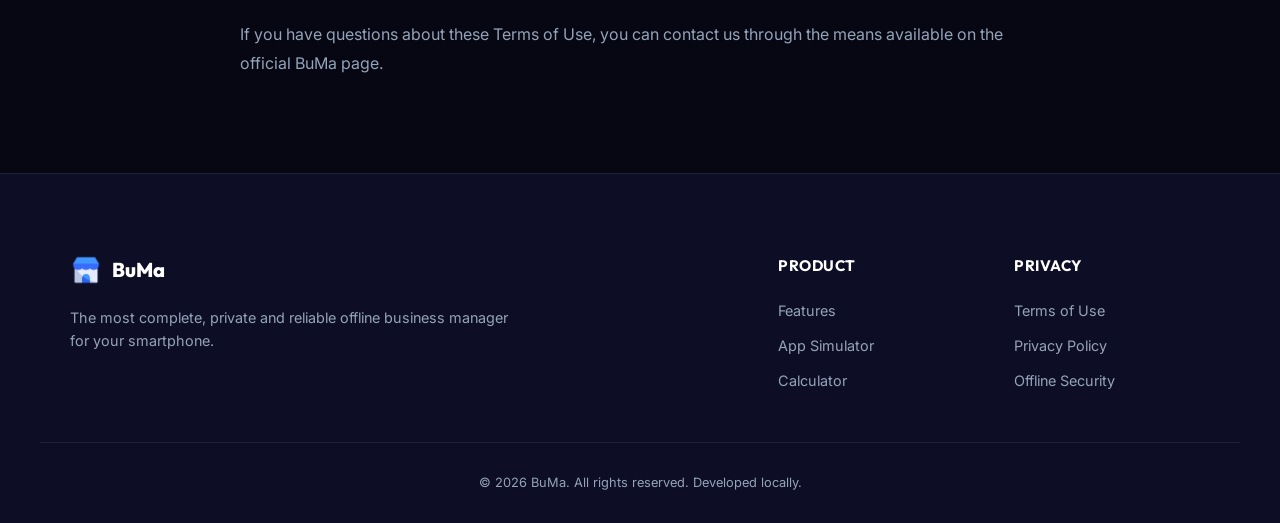
<file: terms.html>
<!DOCTYPE html>
<html lang="en">
<head>
    <meta charset="UTF-8">
    <meta name="viewport" content="width=device-width, initial-scale=1.0">
    <title>Terms of Use - BuMa</title>
    <link rel="icon" type="image/x-icon" href="favicon.ico">
    <meta name="description" content="Terms and conditions of use for the BuMa application.">

    <link rel="preconnect" href="https://fonts.googleapis.com">
    <link rel="preconnect" href="https://fonts.gstatic.com" crossorigin>
    <link href="https://fonts.googleapis.com/css2?family=Inter:wght@300;400;500;600;700&family=Outfit:wght@400;500;600;700;800&display=swap" rel="stylesheet">
    <link rel="stylesheet" href="styles.css">
</head>
<body>
    <header class="navbar" id="navbar">
        <div class="navbar-container">
            <a href="index.html" class="navbar-logo" id="nav-logo">
                <img src="assets/app_icon.png" alt="BuMa Logo" class="logo-img">
                <span class="logo-text">BuMa</span>
            </a>
            <nav class="nav-menu" id="nav-menu">
                <a href="index.html#features" class="nav-link">Features</a>
                <a href="index.html#simulator" class="nav-link">Simulator</a>
                <a href="index.html#calculator" class="nav-link">Calculator</a>
                <a href="index.html#faq" class="nav-link">FAQ</a>
                <a href="index.html#download" class="btn btn-primary nav-cta">Download Free</a>
            </nav>
        </div>
    </header>

    <main>
        <section class="legal-section">
            <div class="legal-container">
                <span class="badge-alt">Legal</span>
                <h1 class="legal-title">Terms of Use</h1>
                <p class="legal-date">Last updated: June 2026</p>

                <div class="legal-content">
                    <h2>1. Acceptance of Terms</h2>
                    <p>By downloading, installing or using the BuMa application ("the Application"), you agree to be bound by these Terms of Use. If you do not agree with these terms, do not use the Application.</p>

                    <h2>2. Service Description</h2>
                    <p>BuMa is an offline business management application that allows users to control inventory, manufacturing recipes, finances, bank accounts, customers and suppliers directly from their mobile device. The Application works completely locally and does not require an internet connection for basic operation.</p>

                    <h2>3. License to Use</h2>
                    <p>You are granted a limited, non-exclusive, non-transferable and revocable license to use the Application on your personal devices. This license is for your personal or internal business use only. You may not:</p>
                    <ul>
                        <li>Modify, decompile, reverse engineer or extract the source code of the Application.</li>
                        <li>Distribute, sublicense, sell or rent the Application to third parties.</li>
                        <li>Use the Application for illegal or unauthorized purposes.</li>
                    </ul>

                    <h2>4. Advertising</h2>
                    <p>The free version of the Application may display banner ads provided by third parties (Google AdMob). These ads help maintain development and the free availability of the Application. We are not responsible for the content of such ads.</p>

                    <h2>5. Privacy and Data</h2>
                    <p>All data you enter into the Application is stored exclusively on your device. We do not collect, store or transmit your personal or financial information to any external server. You are solely responsible for making periodic backups of your data.</p>

                    <h2>6. Limitation of Liability</h2>
                    <p>The Application is provided "as is", without warranties of any kind, express or implied. In no event shall the developers be liable for any direct, indirect, incidental or consequential damages arising from the use or inability to use the Application.</p>

                    <h2>7. Modifications</h2>
                    <p>We reserve the right to modify these terms at any time. Changes will take effect immediately after being posted on this page. Continued use of the Application after such changes constitutes your acceptance of the new terms.</p>

                    <h2>8. Contact</h2>
                    <p>If you have questions about these Terms of Use, you can contact us through the means available on the official BuMa page.</p>
                </div>
            </div>
        </section>
    </main>

    <footer class="footer" style="margin-top: 0;">
        <div class="footer-container">
            <div class="footer-brand">
                <div class="footer-logo">
                    <img src="assets/app_icon.png" alt="BuMa Logo" class="logo-img-small">
                    <span>BuMa</span>
                </div>
                <p class="footer-tagline">The most complete, private and reliable offline business manager for your smartphone.</p>
            </div>
            <div class="footer-links-group">
                <div class="footer-col">
                    <span class="footer-col-title">Product</span>
                    <a href="index.html#features">Features</a>
                    <a href="index.html#simulator">App Simulator</a>
                    <a href="index.html#calculator">Calculator</a>
                </div>
                <div class="footer-col">
                    <span class="footer-col-title">Privacy</span>
                    <a href="terms.html">Terms of Use</a>
                    <a href="privacy.html">Privacy Policy</a>
                    <a href="index.html#faq">Offline Security</a>
                </div>
            </div>
        </div>
        <div class="footer-bottom">
            <p>&copy; 2026 BuMa. All rights reserved. Developed locally.</p>
        </div>
    </footer>
</body>
</html>
</file>
<file: styles.css>
/* Variables & Base System */
:root {
    --bg-primary: #060713;
    --bg-secondary: #0d0e25;
    --bg-tertiary: #141634;
    --accent-blue: #3b82f6;
    --accent-navy: #0d0da0;
    --accent-purple: #8b5cf6;
    --accent-cyan: #06b6d4;
    --text-main: #f8fafc;
    --text-muted: #94a3b8;
    --text-dark: #0f172a;
    --border-color: rgba(255, 255, 255, 0.08);
    --border-active: rgba(59, 130, 246, 0.4);
    --glass-bg: rgba(13, 14, 37, 0.75);
    --glass-border: rgba(255, 255, 255, 0.06);
    --shadow-sm: 0 4px 6px -1px rgba(0, 0, 0, 0.1), 0 2px 4px -1px rgba(0, 0, 0, 0.06);
    --shadow-md: 0 10px 15px -3px rgba(0, 0, 0, 0.3), 0 4px 6px -2px rgba(0, 0, 0, 0.05);
    --shadow-lg: 0 20px 25px -5px rgba(0, 0, 0, 0.4), 0 10px 10px -5px rgba(0, 0, 0, 0.04);
    --shadow-glow: 0 0 25px rgba(59, 130, 246, 0.25);
    --font-title: 'Outfit', -apple-system, BlinkMacSystemFont, "Segoe UI", Roboto, sans-serif;
    --font-sans: 'Inter', -apple-system, BlinkMacSystemFont, "Segoe UI", Roboto, sans-serif;
    --transition-fast: 0.2s ease;
    --transition-normal: 0.3s cubic-bezier(0.4, 0, 0.2, 1);
    --transition-slow: 0.5s cubic-bezier(0.4, 0, 0.2, 1);
}

/* Reset */
*, *::before, *::after {
    box-sizing: border-box;
    margin: 0;
    padding: 0;
}

html {
    scroll-behavior: smooth;
    font-size: 16px;
    -webkit-tap-highlight-color: transparent;
}

body {
    background-color: var(--bg-primary);
    color: var(--text-main);
    font-family: var(--font-sans);
    line-height: 1.6;
    overflow-x: hidden;
}

a {
    color: inherit;
    text-decoration: none;
}

button, input {
    font-family: inherit;
}

/* Scrollbar Style */
::-webkit-scrollbar {
    width: 10px;
}
::-webkit-scrollbar-track {
    background: var(--bg-primary);
}
::-webkit-scrollbar-thumb {
    background: var(--bg-tertiary);
    border-radius: 5px;
    border: 2px solid var(--bg-primary);
}
::-webkit-scrollbar-thumb:hover {
    background: var(--accent-blue);
}

/* Utility Layouts */
main {
    position: relative;
    z-index: 1;
}

.badge {
    display: inline-block;
    padding: 6px 14px;
    background: rgba(59, 130, 246, 0.1);
    border: 1px solid rgba(59, 130, 246, 0.2);
    border-radius: 20px;
    color: var(--accent-blue);
    font-size: 0.85rem;
    font-weight: 600;
    margin-bottom: 20px;
    font-family: var(--font-title);
    letter-spacing: 0.5px;
}

.badge-alt {
    display: inline-block;
    padding: 6px 14px;
    background: rgba(139, 92, 246, 0.1);
    border: 1px solid rgba(139, 92, 246, 0.2);
    border-radius: 20px;
    color: var(--accent-purple);
    font-size: 0.85rem;
    font-weight: 600;
    margin-bottom: 20px;
    font-family: var(--font-title);
    letter-spacing: 0.5px;
}

.gradient-text {
    background: linear-gradient(135deg, #60a5fa 0%, #a78bfa 50%, #22d3ee 100%);
    -webkit-background-clip: text;
    -webkit-text-fill-color: transparent;
    background-clip: text;
}

.section-header {
    text-align: center;
    max-width: 700px;
    margin: 0 auto 60px;
    padding: 0 20px;
}

.section-title {
    font-family: var(--font-title);
    font-size: 2.5rem;
    font-weight: 800;
    line-height: 1.2;
    margin-bottom: 15px;
    letter-spacing: -0.5px;
}

.section-subtitle {
    font-size: 1.1rem;
    color: var(--text-muted);
}

/* Button UI */
.btn {
    display: inline-flex;
    align-items: center;
    justify-content: center;
    padding: 12px 28px;
    border-radius: 30px;
    font-weight: 600;
    font-size: 0.95rem;
    cursor: pointer;
    transition: var(--transition-normal);
    font-family: var(--font-title);
    border: none;
    outline: none;
}

.btn-primary {
    background: linear-gradient(135deg, var(--accent-blue) 0%, var(--accent-purple) 100%);
    color: white;
    box-shadow: 0 4px 15px rgba(59, 130, 246, 0.3);
    position: relative;
    overflow: hidden;
    z-index: 1;
}

.btn-primary::before {
    content: '';
    position: absolute;
    top: 0;
    left: 0;
    width: 100%;
    height: 100%;
    background: linear-gradient(135deg, var(--accent-purple) 0%, var(--accent-blue) 100%);
    opacity: 0;
    z-index: -1;
    transition: var(--transition-normal);
}

.btn-primary:hover {
    transform: translateY(-2px);
    box-shadow: 0 8px 25px rgba(59, 130, 246, 0.4), 0 0 15px rgba(139, 92, 246, 0.2);
}

.btn-primary:hover::before {
    opacity: 1;
}

.btn-secondary {
    background: rgba(255, 255, 255, 0.05);
    color: var(--text-main);
    border: 1px solid var(--border-color);
}

.btn-secondary:hover {
    background: rgba(255, 255, 255, 0.1);
    border-color: rgba(255, 255, 255, 0.2);
    transform: translateY(-2px);
}

/* Sticky Header Navigation */
.navbar {
    position: fixed;
    top: 0;
    left: 0;
    width: 100%;
    z-index: 100;
    background: var(--glass-bg);
    backdrop-filter: blur(15px);
    -webkit-backdrop-filter: blur(15px);
    border-bottom: 1px solid var(--glass-border);
    transition: var(--transition-normal);
    padding: 15px 0;
}

.navbar-container {
    max-width: 1200px;
    margin: 0 auto;
    display: flex;
    justify-content: space-between;
    align-items: center;
    padding: 0 30px;
}

.navbar-logo {
    display: flex;
    align-items: center;
    gap: 12px;
}

.logo-img {
    width: 40px;
    height: 40px;
    border-radius: 10px;
    border: 1.5px solid rgba(255, 255, 255, 0.1);
}

.logo-text {
    font-family: var(--font-title);
    font-size: 1.4rem;
    font-weight: 800;
    letter-spacing: -0.5px;
    background: linear-gradient(135deg, white 60%, var(--text-muted));
    -webkit-background-clip: text;
    -webkit-text-fill-color: transparent;
}

.nav-menu {
    display: flex;
    align-items: center;
    gap: 32px;
}

.nav-link {
    font-size: 0.95rem;
    font-weight: 500;
    color: var(--text-muted);
    transition: var(--transition-fast);
    position: relative;
    padding: 6px 0;
}

.nav-link::after {
    content: '';
    position: absolute;
    bottom: 0;
    left: 0;
    width: 0;
    height: 2px;
    background: var(--accent-blue);
    transition: var(--transition-fast);
}

.nav-link:hover {
    color: var(--text-main);
}

.nav-link:hover::after {
    width: 100%;
}

.nav-cta {
    padding: 10px 20px;
    font-size: 0.85rem;
}

.menu-toggle {
    display: none;
    flex-direction: column;
    gap: 6px;
    background: transparent;
    border: none;
    cursor: pointer;
}

.menu-toggle .bar {
    width: 25px;
    height: 2px;
    background-color: var(--text-main);
    transition: var(--transition-normal);
}

/* Hero Section */
.hero {
    padding: 160px 0 100px;
    position: relative;
}

.hero-container {
    max-width: 1200px;
    margin: 0 auto;
    display: grid;
    grid-template-columns: 1.1fr 0.9fr;
    gap: 60px;
    align-items: center;
    padding: 0 30px;
}

.hero-content {
    max-width: 600px;
}

.hero-title {
    font-family: var(--font-title);
    font-size: 3.5rem;
    font-weight: 900;
    line-height: 1.15;
    letter-spacing: -1.5px;
    margin-bottom: 25px;
}

.hero-description {
    font-size: 1.15rem;
    color: var(--text-muted);
    margin-bottom: 40px;
    line-height: 1.7;
}

.hero-ctas {
    display: flex;
    gap: 20px;
    margin-bottom: 50px;
}

.hero-stats {
    display: flex;
    gap: 40px;
    border-top: 1px solid var(--border-color);
    padding-top: 30px;
}

.stat-item {
    display: flex;
    flex-direction: column;
}

.stat-number {
    font-family: var(--font-title);
    font-size: 2rem;
    font-weight: 800;
    color: white;
    line-height: 1.2;
}

.stat-label {
    font-size: 0.85rem;
    color: var(--text-muted);
}

/* Hero Visual & Phone Mockup CSS */
.hero-visual {
    display: flex;
    justify-content: center;
    align-items: center;
    position: relative;
}

.phone-mockup-wrapper {
    position: relative;
    width: 320px;
    height: 640px;
    z-index: 2;
}

.phone-mockup {
    width: 100%;
    height: 100%;
    background: #1e293b;
    border-radius: 40px;
    padding: 12px;
    box-shadow: var(--shadow-lg), 0 0 40px rgba(59, 130, 246, 0.15);
    border: 4px solid #334155;
    position: relative;
    overflow: hidden;
}

.phone-screen {
    width: 100%;
    height: 100%;
    background-color: var(--bg-primary);
    border-radius: 30px;
    overflow: hidden;
    display: flex;
    flex-direction: column;
    border: 1px solid rgba(255, 255, 255, 0.05);
}

.phone-header {
    background-color: var(--bg-secondary);
    padding: 25px 15px 15px;
    display: flex;
    justify-content: space-between;
    align-items: center;
    border-bottom: 1px solid var(--border-color);
}

.phone-title {
    font-family: var(--font-title);
    font-weight: 700;
    font-size: 0.95rem;
    color: white;
}

.phone-user-badge {
    font-size: 0.75rem;
    background: rgba(59, 130, 246, 0.15);
    color: var(--accent-blue);
    padding: 3px 8px;
    border-radius: 12px;
    font-weight: 600;
}

.phone-content-preview {
    padding: 15px;
    display: flex;
    flex-direction: column;
    gap: 15px;
    flex: 1;
    overflow-y: auto;
}

/* Mock Components inside screen */
.mock-card {
    background: var(--bg-secondary);
    border: 1px solid var(--border-color);
    border-radius: 16px;
    padding: 12px;
    display: flex;
    flex-direction: column;
}

.mock-card-label {
    font-size: 0.7rem;
    color: var(--text-muted);
    font-weight: 600;
    letter-spacing: 0.5px;
    margin-bottom: 4px;
}

.mock-card-value {
    font-family: var(--font-title);
    font-size: 1.5rem;
    font-weight: 800;
    color: white;
}

.mock-trend {
    font-size: 0.75rem;
    margin-top: 6px;
    font-weight: 500;
}

.mock-trend.positive {
    color: #10b981;
}

.mock-grid-2 {
    display: grid;
    grid-template-columns: 1fr 1fr;
    gap: 10px;
}

.mini-card {
    padding: 10px;
}

.mini-label {
    font-size: 0.65rem;
    color: var(--text-muted);
}

.mini-val {
    font-family: var(--font-title);
    font-weight: 700;
    font-size: 1.1rem;
    margin-top: 2px;
}

.text-green { color: #10b981 !important; }
.text-red { color: #ef4444 !important; }
.text-blue { color: #3b82f6 !important; }
.text-muted { color: var(--text-muted) !important; }

.mock-chart-card {
    padding: 12px;
}

.mock-chart-bars {
    display: flex;
    justify-content: space-between;
    align-items: flex-end;
    height: 70px;
    margin-top: 15px;
    padding: 0 5px;
}

.bar-col {
    width: 14%;
    background-color: var(--bg-tertiary);
    border-radius: 4px 4px 0 0;
    transition: var(--transition-normal);
}

.bar-col.active {
    background: linear-gradient(to top, var(--accent-blue), var(--accent-purple));
    box-shadow: 0 0 10px rgba(59, 130, 246, 0.3);
}

/* Floating Orb decoration */
.glowing-orb {
    position: absolute;
    width: 400px;
    height: 400px;
    background: radial-gradient(circle, rgba(139, 92, 246, 0.15) 0%, rgba(59, 130, 246, 0.05) 50%, rgba(0,0,0,0) 100%);
    top: 50%;
    left: 50%;
    transform: translate(-50%, -50%);
    z-index: 1;
    border-radius: 50%;
    pointer-events: none;
    animation: glowPulse 8s infinite alternate;
}

@keyframes glowPulse {
    0% {
        transform: translate(-50%, -50%) scale(1);
        opacity: 0.8;
    }
    100% {
        transform: translate(-50%, -50%) scale(1.2);
        opacity: 1;
    }
}

/* Features Grid */
.features {
    padding: 100px 0;
    background-color: var(--bg-secondary);
    position: relative;
    border-top: 1px solid var(--border-color);
    border-bottom: 1px solid var(--border-color);
}

.features-grid {
    max-width: 1200px;
    margin: 0 auto;
    display: grid;
    grid-template-columns: repeat(3, 1fr);
    gap: 30px;
    padding: 0 30px;
}

.feature-card {
    background: var(--bg-primary);
    border: 1px solid var(--border-color);
    border-radius: 24px;
    padding: 40px 30px;
    transition: var(--transition-normal);
    position: relative;
    overflow: hidden;
}

.feature-card::before {
    content: '';
    position: absolute;
    top: 0;
    left: 0;
    width: 100%;
    height: 100%;
    background: linear-gradient(135deg, rgba(59, 130, 246, 0.03) 0%, rgba(139, 92, 246, 0.03) 100%);
    opacity: 0;
    transition: var(--transition-normal);
}

.feature-card:hover {
    transform: translateY(-8px);
    border-color: var(--border-active);
    box-shadow: var(--shadow-lg), 0 0 20px rgba(59, 130, 246, 0.05);
}

.feature-card:hover::before {
    opacity: 1;
}

.feature-icon {
    font-size: 2.2rem;
    margin-bottom: 25px;
    display: inline-block;
}

.feature-card-title {
    font-family: var(--font-title);
    font-size: 1.4rem;
    font-weight: 700;
    margin-bottom: 15px;
    color: white;
}

.feature-card-text {
    color: var(--text-muted);
    font-size: 0.95rem;
    line-height: 1.6;
}

/* Simulator Section styling */
.simulator-section {
    padding: 100px 0;
    position: relative;
}

.simulator-container {
    max-width: 1100px;
    margin: 0 auto;
    padding: 0 30px;
    display: grid;
    grid-template-columns: 1fr auto;
    gap: 60px;
    align-items: center;
}

.simulator-tabs {
    display: flex;
    flex-direction: column;
    gap: 10px;
    background: var(--bg-secondary);
    padding: 12px;
    border-radius: 20px;
    border: 1px solid var(--border-color);
    width: 100%;
    max-width: 380px;
}

.tab-btn {
    background: transparent;
    border: none;
    color: var(--text-muted);
    padding: 14px 20px;
    font-weight: 600;
    font-size: 0.9rem;
    cursor: pointer;
    border-radius: 12px;
    transition: var(--transition-normal);
    font-family: var(--font-title);
    display: flex;
    align-items: center;
    gap: 10px;
    text-align: left;
    width: 100%;
}

.tab-btn:hover {
    color: white;
    background: rgba(255, 255, 255, 0.05);
}

.tab-btn.active {
    color: white;
    background: linear-gradient(135deg, var(--accent-blue) 0%, var(--accent-purple) 100%);
    box-shadow: 0 4px 12px rgba(59, 130, 246, 0.2);
}

/* Simulated Device UI */
.simulator-display {
    width: 300px;
    flex-shrink: 0;
    height: 620px;
    background: #1e293b;
    border-radius: 44px;
    padding: 10px;
    box-shadow: var(--shadow-lg), 0 0 50px rgba(59, 130, 246, 0.12);
    border: 5px solid #334155;
    position: relative;
}

.device-notch {
    position: absolute;
    top: 12px;
    left: 50%;
    transform: translateX(-50%);
    width: 110px;
    height: 18px;
    background-color: #1e293b;
    border-radius: 0 0 15px 15px;
    z-index: 10;
}

.device-body {
    width: 100%;
    height: 100%;
    background-color: var(--bg-primary);
    border-radius: 30px;
    overflow: hidden;
    position: relative;
    border: 1px solid rgba(255, 255, 255, 0.05);
}

/* Simulation Panels */
.sim-panel {
    display: none;
    flex-direction: column;
    width: 100%;
    height: 100%;
    animation: fadeIn 0.4s ease;
}

.sim-panel.active {
    display: flex;
}

@keyframes fadeIn {
    from { opacity: 0; transform: translateY(5px); }
    to { opacity: 1; transform: translateY(0); }
}

.app-screen-header {
    background-color: var(--bg-secondary);
    padding: 30px 15px 15px;
    border-bottom: 1px solid var(--border-color);
}

.header-top {
    display: flex;
    justify-content: space-between;
    align-items: center;
    margin-bottom: 12px;
}

.app-logo-mini {
    font-size: 0.75rem;
    font-weight: 800;
    color: var(--accent-blue);
    background: rgba(59, 130, 246, 0.1);
    padding: 2px 6px;
    border-radius: 6px;
}

.app-title-main {
    font-family: var(--font-title);
    font-weight: 700;
    font-size: 1rem;
    color: white;
}

.quick-stats-row {
    display: flex;
    gap: 15px;
}

.quick-stat {
    flex: 1;
    background: var(--bg-primary);
    border: 1px solid var(--border-color);
    padding: 8px 12px;
    border-radius: 10px;
}

.q-label {
    font-size: 0.65rem;
    color: var(--text-muted);
    display: block;
}

.q-val {
    font-family: var(--font-title);
    font-size: 0.9rem;
    font-weight: 700;
}

.app-screen-body {
    padding: 15px;
    display: flex;
    flex-direction: column;
    gap: 12px;
    flex: 1;
    overflow-y: auto;
}

.app-card {
    background: var(--bg-secondary);
    border: 1px solid var(--border-color);
    border-radius: 14px;
    padding: 12px 14px;
}

.app-card-title {
    font-size: 0.75rem;
    font-weight: 700;
    color: var(--text-muted);
    letter-spacing: 0.5px;
    margin-bottom: 10px;
    text-transform: uppercase;
}

.financial-summary-row {
    display: flex;
    justify-content: space-between;
}

.fin-item {
    display: flex;
    flex-direction: column;
}

.fin-lbl {
    font-size: 0.65rem;
    color: var(--text-muted);
}

.fin-val {
    font-family: var(--font-title);
    font-weight: 700;
    font-size: 0.95rem;
}

.alert-list-item {
    display: flex;
    align-items: center;
    gap: 10px;
    background: var(--bg-primary);
    border: 1px solid rgba(239, 68, 68, 0.15);
    padding: 8px 10px;
    border-radius: 10px;
}

.alert-indicator {
    font-size: 1.1rem;
}

.alert-details {
    flex: 1;
    display: flex;
    flex-direction: column;
}

.alert-name {
    font-size: 0.8rem;
    font-weight: 600;
    color: white;
}

.alert-desc {
    font-size: 0.7rem;
    color: var(--text-muted);
}

.badge-red {
    font-size: 0.65rem;
    color: #ef4444;
    background: rgba(239, 68, 68, 0.1);
    padding: 2px 6px;
    border-radius: 4px;
    font-weight: 600;
}

.top-product-row {
    display: flex;
    align-items: center;
    font-size: 0.8rem;
    padding: 6px 0;
    border-bottom: 1px solid rgba(255,255,255,0.03);
}

.top-product-row:last-child {
    border-bottom: none;
    padding-bottom: 0;
}

.prod-position {
    width: 20px;
    font-weight: 700;
    color: var(--accent-blue);
}

.prod-name {
    flex: 1;
    color: white;
    font-weight: 500;
}

.prod-sales {
    color: var(--text-muted);
    margin-right: 15px;
}

.prod-profit {
    font-weight: 600;
}

/* Panel inventory list style */
.btn-app-action {
    font-size: 0.75rem;
    font-weight: 600;
    color: white;
    background: var(--accent-blue);
    padding: 4px 10px;
    border-radius: 6px;
    cursor: pointer;
}

.search-bar-mock {
    background: var(--bg-primary);
    border: 1px solid var(--border-color);
    padding: 8px 12px;
    border-radius: 8px;
    font-size: 0.75rem;
    color: var(--text-muted);
    margin-top: 4px;
}

.inventory-item-card {
    background: var(--bg-secondary);
    border: 1px solid var(--border-color);
    border-radius: 12px;
    padding: 12px;
}

.item-main-info {
    display: flex;
    justify-content: space-between;
    margin-bottom: 8px;
}

.item-name {
    font-size: 0.85rem;
    font-weight: 600;
    color: white;
}

.item-sku {
    font-size: 0.7rem;
    color: var(--text-muted);
}

.item-pricing-row {
    display: flex;
    justify-content: space-between;
    align-items: center;
    border-top: 1px solid rgba(255,255,255,0.03);
    padding-top: 8px;
}

.lbl-small {
    font-size: 0.65rem;
    color: var(--text-muted);
    display: block;
}

.val-bold {
    font-size: 0.8rem;
    font-weight: 700;
}

.margin-badge {
    font-size: 0.65rem;
    padding: 2px 6px;
    border-radius: 4px;
    font-weight: 600;
}

.margin-healthy {
    background: rgba(16, 185, 129, 0.1);
    color: #10b981;
}

.margin-low {
    background: rgba(239, 68, 68, 0.1);
    color: #ef4444;
}

.margin-excellent {
    background: rgba(6, 182, 212, 0.1);
    color: #06b6d4;
}

/* Panel Recipe Style */
.header-subtitle-mock {
    font-size: 0.75rem;
    color: var(--text-muted);
    margin-top: 4px;
}

.recipe-cost-summary {
    background: rgba(139, 92, 246, 0.1);
    border: 1px solid rgba(139, 92, 246, 0.2);
    border-radius: 12px;
    padding: 12px;
    display: flex;
    justify-content: space-between;
    align-items: center;
}

.cost-summary-lbl {
    font-size: 0.7rem;
    font-weight: 700;
    color: var(--accent-purple);
}

.cost-summary-val {
    font-family: var(--font-title);
    font-size: 1.1rem;
    font-weight: 800;
    color: white;
}

.section-divider-mock {
    font-size: 0.7rem;
    color: var(--text-muted);
    letter-spacing: 0.5px;
    margin-top: 8px;
}

.component-list-item {
    display: flex;
    justify-content: space-between;
    align-items: center;
    background: var(--bg-secondary);
    border: 1px solid var(--border-color);
    border-radius: 10px;
    padding: 10px 12px;
}

.component-info {
    display: flex;
    flex-direction: column;
}

.comp-name {
    font-size: 0.8rem;
    font-weight: 600;
    color: white;
}

.comp-qty {
    font-size: 0.7rem;
    color: var(--text-muted);
}

.comp-cost {
    font-size: 0.8rem;
    font-weight: 700;
    color: white;
}

.recipe-tip-mock {
    font-size: 0.72rem;
    color: var(--accent-blue);
    background: rgba(59, 130, 246, 0.08);
    padding: 10px;
    border-radius: 10px;
    line-height: 1.4;
}

/* Panel Accounts Style */
.acc-name {
    font-size: 0.8rem;
    font-weight: 600;
    color: white;
}

.acc-tag {
    font-size: 0.65rem;
    background: rgba(255,255,255,0.08);
    color: white;
    padding: 2px 6px;
    border-radius: 4px;
}

.account-card-header {
    display: flex;
    justify-content: space-between;
    align-items: center;
    margin-bottom: 6px;
}

.acc-balance {
    font-family: var(--font-title);
    font-size: 1.4rem;
    font-weight: 800;
    color: white;
    display: block;
    margin-bottom: 4px;
}

.acc-details {
    font-size: 0.7rem;
    color: var(--text-muted);
}

.bg-glass-blue {
    background: linear-gradient(135deg, rgba(59, 130, 246, 0.15) 0%, rgba(13, 14, 37, 0.7) 100%) !important;
    border-color: rgba(59, 130, 246, 0.2) !important;
}

.bg-glass-purple {
    background: linear-gradient(135deg, rgba(139, 92, 246, 0.15) 0%, rgba(13, 14, 37, 0.7) 100%) !important;
    border-color: rgba(139, 92, 246, 0.2) !important;
}

/* Panel Contacts Style */
.contact-list-card {
    background: var(--bg-secondary);
    border: 1px solid var(--border-color);
    border-radius: 12px;
    padding: 12px;
}

.contact-header {
    display: flex;
    align-items: center;
    gap: 10px;
    margin-bottom: 8px;
}

.c-avatar {
    width: 32px;
    height: 32px;
    background: var(--bg-tertiary);
    color: var(--accent-blue);
    display: flex;
    align-items: center;
    justify-content: center;
    border-radius: 50%;
    font-weight: 700;
    font-size: 0.8rem;
    border: 1px solid var(--border-color);
}

.c-info {
    display: flex;
    flex-direction: column;
}

.c-name {
    font-size: 0.8rem;
    font-weight: 600;
    color: white;
}

.c-type {
    font-size: 0.65rem;
    color: var(--text-muted);
}

.contact-balance-row {
    display: flex;
    justify-content: space-between;
    align-items: center;
    border-top: 1px solid rgba(255,255,255,0.03);
    padding-top: 8px;
    font-size: 0.75rem;
}

.c-balance-lbl {
    color: var(--text-muted);
}

.c-balance-val {
    font-weight: 700;
}

/* Interactive Profit & Margin Calculator */
.calculator-section {
    padding: 100px 0;
    border-bottom: 1px solid var(--border-color);
}

.calculator-wrapper {
    max-width: 1200px;
    margin: 0 auto;
    display: grid;
    grid-template-columns: 1fr 1fr;
    gap: 80px;
    padding: 0 30px;
    align-items: center;
}

.calculator-info {
    max-width: 550px;
}

.section-description {
    font-size: 1.1rem;
    color: var(--text-muted);
    margin-bottom: 30px;
}

.calc-guide {
    display: flex;
    flex-direction: column;
    gap: 18px;
}

.guide-item {
    display: flex;
    gap: 12px;
    align-items: flex-start;
}

.guide-bullet {
    font-size: 1.25rem;
    line-height: 1.2;
}

.guide-item p {
    font-size: 0.95rem;
    color: var(--text-muted);
}

.guide-item strong {
    color: white;
}

.calculator-card {
    background: var(--bg-secondary);
    border: 1px solid var(--border-color);
    border-radius: 28px;
    padding: 40px;
    box-shadow: var(--shadow-lg), 0 0 30px rgba(59, 130, 246, 0.05);
}

.calc-title {
    font-family: var(--font-title);
    font-size: 1.6rem;
    font-weight: 700;
    margin-bottom: 25px;
    color: white;
}

.form-group {
    display: flex;
    flex-direction: column;
    gap: 8px;
    margin-bottom: 20px;
}

.form-group label {
    font-size: 0.85rem;
    font-weight: 600;
    color: var(--text-muted);
}

.form-group input {
    background-color: var(--bg-primary);
    border: 1.5px solid var(--border-color);
    color: white;
    padding: 12px 16px;
    border-radius: 12px;
    font-size: 1rem;
    font-weight: 600;
    outline: none;
    transition: var(--transition-fast);
}

.form-group input:focus {
    border-color: var(--accent-blue);
    box-shadow: 0 0 0 3px rgba(59, 130, 246, 0.15);
}

.calc-divider {
    height: 1px;
    background-color: var(--border-color);
    margin: 25px 0;
}

.calc-results {
    display: flex;
    flex-direction: column;
    gap: 14px;
}

.result-row {
    display: flex;
    justify-content: space-between;
    font-size: 0.95rem;
}

.result-label {
    color: var(--text-muted);
}

.result-value {
    font-family: var(--font-title);
    font-weight: 700;
    font-size: 1.15rem;
    color: white;
}

.result-status-wrapper {
    display: flex;
    justify-content: flex-end;
    margin-top: 10px;
}

.status-badge {
    padding: 6px 16px;
    font-size: 0.85rem;
    border-radius: 20px;
    font-weight: 700;
    letter-spacing: 0.5px;
    text-transform: uppercase;
    box-shadow: 0 2px 10px rgba(0,0,0,0.1);
    animation: statusPulse 2s infinite alternate;
}

@keyframes statusPulse {
    0% { transform: scale(1); }
    100% { transform: scale(1.03); }
}

/* FAQ Accordion Section */
.faq-section {
    padding: 100px 0;
}

.faq-container {
    max-width: 750px;
    margin: 0 auto;
    padding: 0 30px;
    display: flex;
    flex-direction: column;
    gap: 15px;
}

.faq-item {
    background: var(--bg-secondary);
    border: 1px solid var(--border-color);
    border-radius: 18px;
    overflow: hidden;
    transition: var(--transition-normal);
}

.faq-item:hover {
    border-color: rgba(255, 255, 255, 0.15);
}

.faq-trigger {
    width: 100%;
    background: transparent;
    border: none;
    color: white;
    padding: 20px 25px;
    display: flex;
    justify-content: space-between;
    align-items: center;
    cursor: pointer;
    font-weight: 600;
    font-size: 1.05rem;
    text-align: left;
    gap: 15px;
    transition: var(--transition-fast);
}

.faq-icon {
    font-size: 1.2rem;
    color: var(--accent-blue);
    transition: var(--transition-normal);
}

.faq-answer {
    padding: 0 25px 20px;
    color: var(--text-muted);
    font-size: 0.95rem;
    line-height: 1.6;
    animation: slideDown 0.3s ease;
}

@keyframes slideDown {
    from { opacity: 0; transform: translateY(-5px); }
    to { opacity: 1; transform: translateY(0); }
}

/* Download CTA Banner Section */
.cta-banner-section {
    padding: 80px 30px 100px;
    max-width: 1200px;
    margin: 0 auto;
}

.cta-banner {
    background: linear-gradient(135deg, var(--bg-secondary) 0%, var(--bg-tertiary) 100%);
    border: 1px solid var(--border-color);
    border-radius: 32px;
    padding: 60px;
    display: grid;
    grid-template-columns: 1.2fr 0.8fr;
    gap: 40px;
    align-items: center;
    overflow: hidden;
    position: relative;
    box-shadow: var(--shadow-lg);
}

.cta-title {
    font-family: var(--font-title);
    font-size: 2.2rem;
    font-weight: 800;
    margin-bottom: 15px;
    line-height: 1.2;
}

.cta-desc {
    font-size: 1.05rem;
    color: var(--text-muted);
    margin-bottom: 35px;
    max-width: 580px;
}

.download-badge-row {
    display: flex;
    flex-wrap: wrap;
    gap: 15px;
}

.download-badge {
    display: inline-flex;
    align-items: center;
    background: transparent;
    border: none;
    padding: 0;
    border-radius: 10px;
    transition: var(--transition-normal);
    cursor: pointer;
    overflow: hidden;
}

.download-badge:hover {
    transform: translateY(-3px);
    box-shadow: 0 5px 15px rgba(59, 130, 246, 0.2);
}

.badge-svg-icon {
    display: block;
    height: 120px;
    width: auto;
}

.download-badge.is-disabled {
    cursor: default;
    opacity: 0.55;
    flex-direction: column;
    align-items: center;
    text-align: center;
    pointer-events: none;
}

.download-badge.is-disabled:hover {
    transform: none;
    box-shadow: none;
}

.badge-note {
    font-size: 0.75rem;
    margin-top: 4px;
}

.cta-banner-decor {
    display: flex;
    justify-content: center;
    align-items: center;
    position: relative;
}

.decor-icon-floating {
    width: 180px;
    height: 180px;
    border-radius: 40px;
    border: 3px solid rgba(255, 255, 255, 0.08);
    box-shadow: var(--shadow-lg), 0 0 35px rgba(139, 92, 246, 0.15);
    animation: floatIcon 4s ease-in-out infinite alternate;
}

@keyframes floatIcon {
    0% { transform: translateY(0px) rotate(0deg); }
    100% { transform: translateY(-15px) rotate(3deg); }
}

/* Legal pages (terms, privacy) */
.legal-section {
    padding: 140px 20px 80px;
    min-height: 80vh;
}

.legal-container {
    max-width: 800px;
    margin: 0 auto;
}

.legal-title {
    font-family: var(--font-title);
    font-size: 2.8rem;
    font-weight: 800;
    line-height: 1.2;
    margin: 10px 0 8px;
    letter-spacing: -0.5px;
}

.legal-date {
    color: var(--text-muted);
    font-size: 0.9rem;
    margin-bottom: 40px;
}

.legal-content h2 {
    font-family: var(--font-title);
    font-size: 1.4rem;
    font-weight: 700;
    color: var(--accent-blue);
    margin: 35px 0 12px;
}

.legal-content h2:first-child {
    margin-top: 0;
}

.legal-content p {
    color: var(--text-muted);
    line-height: 1.8;
    margin-bottom: 16px;
    font-size: 1rem;
}

.legal-content ul {
    list-style: disc;
    padding-left: 25px;
    margin-bottom: 16px;
}

.legal-content ul li {
    color: var(--text-muted);
    line-height: 1.8;
    margin-bottom: 6px;
    font-size: 1rem;
}

/* Footer styling */
.footer {
    background-color: var(--bg-secondary);
    border-top: 1px solid var(--border-color);
    padding: 80px 0 30px;
}

.footer-container {
    max-width: 1200px;
    margin: 0 auto;
    display: grid;
    grid-template-columns: 1.2fr 0.8fr;
    gap: 60px;
    padding: 0 30px 50px;
    border-bottom: 1px solid var(--border-color);
}

.footer-brand {
    max-width: 450px;
}

.footer-logo {
    display: flex;
    align-items: center;
    gap: 10px;
    font-family: var(--font-title);
    font-size: 1.25rem;
    font-weight: 800;
    color: white;
    margin-bottom: 20px;
}

.logo-img-small {
    width: 32px;
    height: 32px;
    border-radius: 8px;
}

.footer-tagline {
    font-size: 0.9rem;
    color: var(--text-muted);
    line-height: 1.6;
}

.footer-links-group {
    display: grid;
    grid-template-columns: 1fr 1fr;
    gap: 40px;
}

.footer-col {
    display: flex;
    flex-direction: column;
    gap: 12px;
}

.footer-col-title {
    font-family: var(--font-title);
    font-size: 0.95rem;
    font-weight: 700;
    color: white;
    margin-bottom: 8px;
    letter-spacing: 0.5px;
    text-transform: uppercase;
}

.footer-col a {
    font-size: 0.9rem;
    color: var(--text-muted);
    transition: var(--transition-fast);
}

.footer-col a:hover {
    color: var(--accent-blue);
}

.footer-bottom {
    max-width: 1200px;
    margin: 30px auto 0;
    padding: 0 30px;
    text-align: center;
    font-size: 0.8rem;
    color: var(--text-muted);
}

/* Media Queries (Responsive System) */
@media (max-width: 1024px) {
    .hero-container {
        grid-template-columns: 1fr;
        gap: 60px;
        text-align: center;
    }
    
    .hero-content {
        max-width: 100%;
        display: flex;
        flex-direction: column;
        align-items: center;
    }
    
    .hero-ctas {
        justify-content: center;
    }
    
    .hero-stats {
        justify-content: center;
        width: 100%;
    }
    
    .features-grid {
        grid-template-columns: repeat(2, 1fr);
    }
    
    .calculator-wrapper {
        grid-template-columns: 1fr;
        gap: 50px;
    }
    
    .calculator-info {
        max-width: 100%;
        text-align: center;
        display: flex;
        flex-direction: column;
        align-items: center;
    }
    
    .calc-guide {
        align-items: flex-start;
        text-align: left;
    }
    
    .cta-banner {
        grid-template-columns: 1fr;
        text-align: center;
        padding: 40px;
    }
    
    .cta-banner-content {
        display: flex;
        flex-direction: column;
        align-items: center;
    }
    
    .download-badge-row {
        justify-content: center;
    }
    
    .cta-banner-decor {
        order: -1;
    }
}

@media (max-width: 768px) {
    .section-title {
        font-size: 2rem;
    }
    
    .hero-title {
        font-size: 2.6rem;
    }
    
    .navbar {
        padding: 10px 0;
    }
    
    .menu-toggle {
        display: flex;
        z-index: 101;
    }
    
    .nav-menu {
        position: fixed;
        top: 0;
        right: -100%;
        width: 80%;
        max-width: 300px;
        height: 100vh;
        background-color: var(--bg-secondary);
        flex-direction: column;
        padding: 100px 30px;
        gap: 24px;
        transition: var(--transition-normal);
        box-shadow: -10px 0 30px rgba(0,0,0,0.5);
        align-items: flex-start;
        border-left: 1px solid var(--border-color);
    }
    
    .nav-menu.active {
        right: 0;
    }
    
    .menu-toggle.active .bar:nth-child(1) {
        transform: translateY(8px) rotate(45deg);
    }
    
    .menu-toggle.active .bar:nth-child(2) {
        opacity: 0;
    }
    
    .menu-toggle.active .bar:nth-child(3) {
        transform: translateY(-8px) rotate(-45deg);
    }
    
    .nav-cta {
        width: 100%;
        text-align: center;
        margin-top: 10px;
    }
    
    .features-grid {
        grid-template-columns: 1fr;
    }
    
    .footer-container {
        grid-template-columns: 1fr;
        gap: 40px;
    }
    
    .footer-links-group {
        grid-template-columns: 1fr;
        gap: 30px;
    }
    
    .simulator-container {
        grid-template-columns: 1fr;
        justify-items: center;
    }

    .simulator-tabs {
        max-width: 100%;
        border-radius: 20px;
        padding: 8px;
    }
    
    .tab-btn {
        width: 100%;
        justify-content: flex-start;
        border-radius: 12px;
        padding: 10px 16px;
    }
}

@media (max-width: 480px) {
    .hero-title {
        font-size: 2.2rem;
    }
    
    .hero-ctas {
        flex-direction: column;
        width: 100%;
    }
    
    .hero-ctas .btn {
        width: 100%;
    }
    
    .hero-stats {
        flex-direction: column;
        gap: 20px;
        align-items: center;
    }
    
    .calculator-card {
        padding: 24px;
    }
    
    .phone-mockup-wrapper {
        width: 280px;
        height: 560px;
    }
    
    .simulator-display {
        width: 270px;
        height: 560px;
    }
    
    .faq-trigger {
        padding: 16px 20px;
        font-size: 0.95rem;
    }
}

/* OVERRIDES PARA QUE LOS MOCKUPS DE LA APP COINCIDAN CON EL DISEÑO DE LA APP FLUTTER (Tema Claro con Acentos Azul Marino) */

/* Contenedores Principales de Pantallas */
.phone-screen,
.device-body {
    background-color: #f4f5f8 !important;
    color: #1e293b !important;
}

/* Cabeceras de Pantallas (AppBar) - Usan el Azul Marino oficial 0xFF0D0DA0 */
.phone-header,
.app-screen-header {
    background-color: #0d0da0 !important;
    background-image: none !important;
    border-bottom: 1px solid rgba(255, 255, 255, 0.08) !important;
}

.phone-title,
.app-title-main {
    color: #ffffff !important;
    font-weight: 700 !important;
}

.phone-user-badge,
.btn-app-action {
    background: rgba(255, 255, 255, 0.15) !important;
    color: #ffffff !important;
    border: 1px solid rgba(255, 255, 255, 0.2) !important;
}

.app-logo-mini {
    color: #ffffff !important;
    background: rgba(255, 255, 255, 0.2) !important;
}

/* Tarjetas y Contenedores dentro de las pantallas simuladas */
.phone-screen .mock-card,
.device-body .app-card,
.device-body .inventory-item-card,
.device-body .component-list-item,
.device-body .account-card,
.device-body .contact-list-card {
    background: #ffffff !important;
    border: 1px solid #e2e8f0 !important;
    box-shadow: 0 4px 6px -1px rgba(0, 0, 0, 0.02), 0 2px 4px -1px rgba(0, 0, 0, 0.02) !important;
    color: #0f172a !important;
}

/* Tarjeta de Saldo Principal (Dashboard) - Azul Marino Sólido en la App */
.phone-screen .mock-balance-card {
    background: #0d0da0 !important;
    border: none !important;
    box-shadow: 0 10px 20px rgba(13, 13, 160, 0.25) !important;
    color: #ffffff !important;
}

.phone-screen .mock-balance-card .mock-card-label {
    color: rgba(255, 255, 255, 0.7) !important;
}

.phone-screen .mock-balance-card .mock-card-value {
    color: #ffffff !important;
}

/* Selectores de Período y Estado Rápido */
.quick-stat {
    background: #ffffff !important;
    border: 1px solid #e2e8f0 !important;
    color: #1e293b !important;
}

.quick-stat .q-val {
    color: #0f172a !important;
}

.q-label {
    color: #64748b !important;
}

/* Colores de Textos del Mockup */
.mock-card-label,
.app-card-title,
.lbl-small,
.section-divider-mock,
.header-subtitle-mock,
.comp-qty,
.c-balance-lbl,
.c-type {
    color: #64748b !important;
}

.mock-card-value,
.fin-val,
.alert-name,
.prod-name,
.item-name,
.item-sku,
.val-bold,
.comp-name,
.comp-cost,
.acc-name,
.acc-balance,
.c-name {
    color: #1e293b !important;
}

/* Alertas de Stock (Colores Rojos/Alerta) */
.alert-list-item {
    background: #fef2f2 !important;
    border: 1px solid #fecaca !important;
}

.alert-list-item.warning .alert-name {
    color: #991b1b !important;
}

.alert-list-item.warning .alert-desc {
    color: #b91c1c !important;
}

.badge-red {
    background: #fee2e2 !important;
    color: #ef4444 !important;
}

/* Filas del Top de Ventas */
.top-product-row {
    border-bottom: 1px solid #f1f5f9 !important;
}

.prod-sales {
    color: #64748b !important;
}

/* Buscador Simulado */
.search-bar-mock {
    background: #ffffff !important;
    border: 1px solid #e2e8f0 !important;
    color: #94a3b8 !important;
}

/* Etiquetas de Cuentas */
.acc-tag {
    background: #f1f5f9 !important;
    color: #475569 !important;
    border: 1px solid #e2e8f0 !important;
}

.bg-glass-blue {
    background: linear-gradient(135deg, rgba(59, 130, 246, 0.08) 0%, #ffffff 100%) !important;
    border-color: rgba(59, 130, 246, 0.2) !important;
}

.bg-glass-purple {
    background: linear-gradient(135deg, rgba(139, 92, 246, 0.08) 0%, #ffffff 100%) !important;
    border-color: rgba(139, 92, 246, 0.2) !important;
}

/* Avatares e Inciales */
.c-avatar {
    background: #f1f5f9 !important;
    color: #0d0da0 !important;
    border: 1px solid #e2e8f0 !important;
}

/* Detalle de Recetas */
.recipe-cost-summary {
    background: rgba(139, 92, 246, 0.05) !important;
    border: 1px solid rgba(139, 92, 246, 0.15) !important;
}

.cost-summary-lbl {
    color: #8b5cf6 !important;
}

.cost-summary-val {
    color: #0f172a !important;
}

.recipe-tip-mock {
    color: #0d0da0 !important;
    background: rgba(13, 13, 160, 0.05) !important;
}

/* Columnas de Gráficos */
.bar-col {
    background-color: #e2e8f0 !important;
}

.bar-col.active {
    background: linear-gradient(to top, #0d0da0, #3b82f6) !important;
}
</file>
